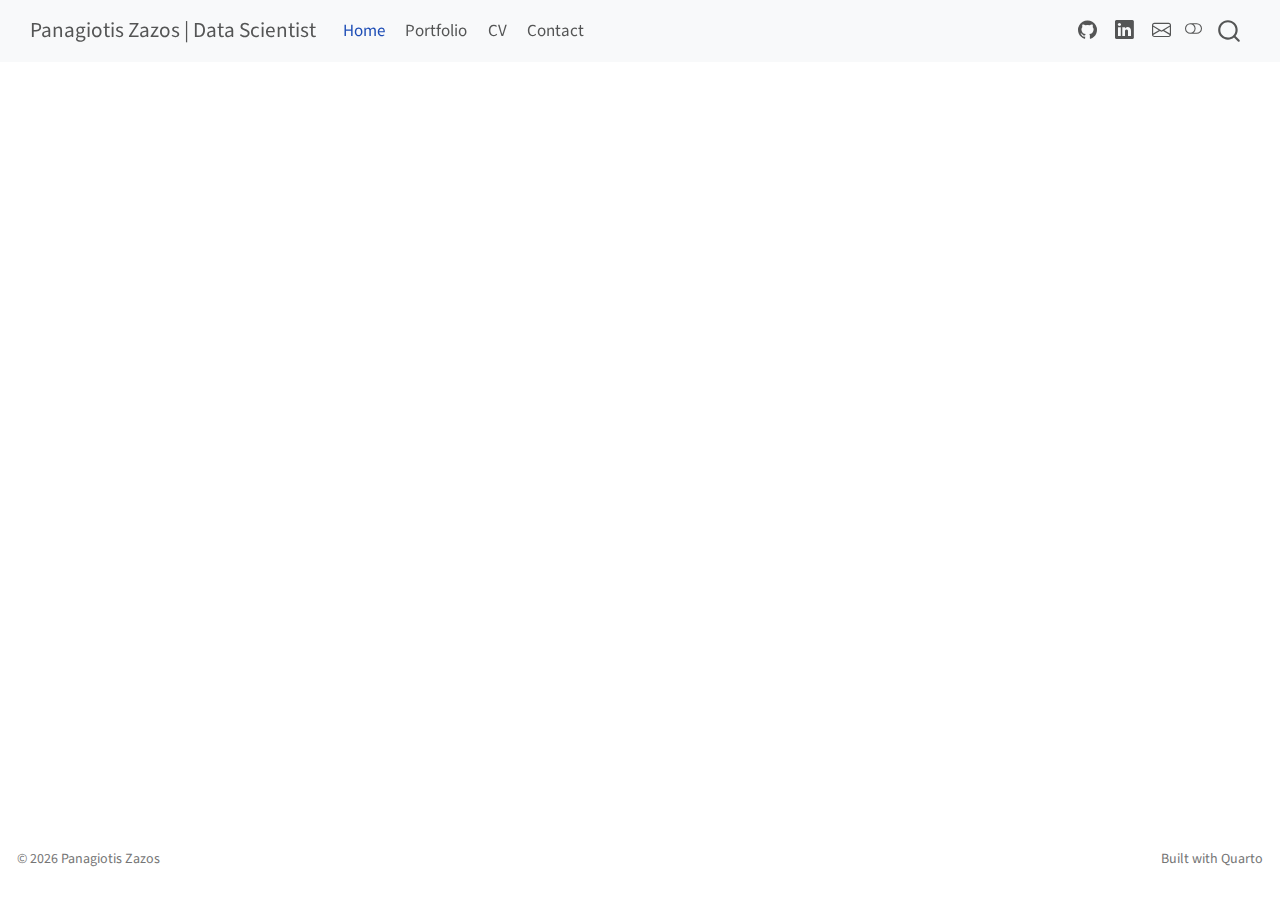
<file: index.html>
<!DOCTYPE html>
<html xmlns="http://www.w3.org/1999/xhtml" lang="en" xml:lang="en"><head>

<meta charset="utf-8">
<meta name="generator" content="quarto-1.8.26">

<meta name="viewport" content="width=device-width, initial-scale=1.0, user-scalable=yes">


<title>Panagiotis Zazos | Data Scientist</title>
<style>
code{white-space: pre-wrap;}
span.smallcaps{font-variant: small-caps;}
div.columns{display: flex; gap: min(4vw, 1.5em);}
div.column{flex: auto; overflow-x: auto;}
div.hanging-indent{margin-left: 1.5em; text-indent: -1.5em;}
ul.task-list{list-style: none;}
ul.task-list li input[type="checkbox"] {
  width: 0.8em;
  margin: 0 0.8em 0.2em -1em; /* quarto-specific, see https://github.com/quarto-dev/quarto-cli/issues/4556 */ 
  vertical-align: middle;
}
</style>


<script src="site_libs/quarto-nav/quarto-nav.js"></script>
<script src="site_libs/quarto-nav/headroom.min.js"></script>
<script src="site_libs/clipboard/clipboard.min.js"></script>
<script src="site_libs/quarto-search/autocomplete.umd.js"></script>
<script src="site_libs/quarto-search/fuse.min.js"></script>
<script src="site_libs/quarto-search/quarto-search.js"></script>
<meta name="quarto:offset" content="./">
<script src="site_libs/quarto-html/quarto.js" type="module"></script>
<script src="site_libs/quarto-html/tabsets/tabsets.js" type="module"></script>
<script src="site_libs/quarto-html/axe/axe-check.js" type="module"></script>
<script src="site_libs/quarto-html/popper.min.js"></script>
<script src="site_libs/quarto-html/tippy.umd.min.js"></script>
<script src="site_libs/quarto-html/anchor.min.js"></script>
<link href="site_libs/quarto-html/tippy.css" rel="stylesheet">
<link href="site_libs/quarto-html/quarto-syntax-highlighting-587c61ba64f3a5504c4d52d930310e48.css" rel="stylesheet" class="quarto-color-scheme" id="quarto-text-highlighting-styles">
<link href="site_libs/quarto-html/quarto-syntax-highlighting-dark-b758ccaa5987ceb1b75504551e579abf.css" rel="stylesheet" class="quarto-color-scheme quarto-color-alternate" id="quarto-text-highlighting-styles">
<link href="site_libs/quarto-html/quarto-syntax-highlighting-587c61ba64f3a5504c4d52d930310e48.css" rel="stylesheet" class="quarto-color-scheme-extra" id="quarto-text-highlighting-styles">
<script src="site_libs/bootstrap/bootstrap.min.js"></script>
<link href="site_libs/bootstrap/bootstrap-icons.css" rel="stylesheet">
<link href="site_libs/bootstrap/bootstrap-5b4ad623e5705c0698d39aec6f10cf02.min.css" rel="stylesheet" append-hash="true" class="quarto-color-scheme" id="quarto-bootstrap" data-mode="light">
<link href="site_libs/bootstrap/bootstrap-dark-86612a185ae401e74dff55a209fe26ab.min.css" rel="stylesheet" append-hash="true" class="quarto-color-scheme quarto-color-alternate" id="quarto-bootstrap" data-mode="dark">
<link href="site_libs/bootstrap/bootstrap-5b4ad623e5705c0698d39aec6f10cf02.min.css" rel="stylesheet" append-hash="true" class="quarto-color-scheme-extra" id="quarto-bootstrap" data-mode="light">
<script id="quarto-search-options" type="application/json">{
  "location": "navbar",
  "copy-button": false,
  "collapse-after": 3,
  "panel-placement": "end",
  "type": "overlay",
  "limit": 50,
  "keyboard-shortcut": [
    "f",
    "/",
    "s"
  ],
  "show-item-context": false,
  "language": {
    "search-no-results-text": "No results",
    "search-matching-documents-text": "matching documents",
    "search-copy-link-title": "Copy link to search",
    "search-hide-matches-text": "Hide additional matches",
    "search-more-match-text": "more match in this document",
    "search-more-matches-text": "more matches in this document",
    "search-clear-button-title": "Clear",
    "search-text-placeholder": "",
    "search-detached-cancel-button-title": "Cancel",
    "search-submit-button-title": "Submit",
    "search-label": "Search"
  }
}</script>


<link rel="stylesheet" href="styles.css">
</head>

<body class="nav-fixed fullcontent quarto-light"><script id="quarto-html-before-body" type="application/javascript">
    const toggleBodyColorMode = (bsSheetEl) => {
      const mode = bsSheetEl.getAttribute("data-mode");
      const bodyEl = window.document.querySelector("body");
      if (mode === "dark") {
        bodyEl.classList.add("quarto-dark");
        bodyEl.classList.remove("quarto-light");
      } else {
        bodyEl.classList.add("quarto-light");
        bodyEl.classList.remove("quarto-dark");
      }
    }
    const toggleBodyColorPrimary = () => {
      const bsSheetEl = window.document.querySelector("link#quarto-bootstrap:not([rel=disabled-stylesheet])");
      if (bsSheetEl) {
        toggleBodyColorMode(bsSheetEl);
      }
    }
    const setColorSchemeToggle = (alternate) => {
      const toggles = window.document.querySelectorAll('.quarto-color-scheme-toggle');
      for (let i=0; i < toggles.length; i++) {
        const toggle = toggles[i];
        if (toggle) {
          if (alternate) {
            toggle.classList.add("alternate");
          } else {
            toggle.classList.remove("alternate");
          }
        }
      }
    };
    const toggleColorMode = (alternate) => {
      // Switch the stylesheets
      const primaryStylesheets = window.document.querySelectorAll('link.quarto-color-scheme:not(.quarto-color-alternate)');
      const alternateStylesheets = window.document.querySelectorAll('link.quarto-color-scheme.quarto-color-alternate');
      manageTransitions('#quarto-margin-sidebar .nav-link', false);
      if (alternate) {
        // note: dark is layered on light, we don't disable primary!
        enableStylesheet(alternateStylesheets);
        for (const sheetNode of alternateStylesheets) {
          if (sheetNode.id === "quarto-bootstrap") {
            toggleBodyColorMode(sheetNode);
          }
        }
      } else {
        disableStylesheet(alternateStylesheets);
        enableStylesheet(primaryStylesheets)
        toggleBodyColorPrimary();
      }
      manageTransitions('#quarto-margin-sidebar .nav-link', true);
      // Switch the toggles
      setColorSchemeToggle(alternate)
      // Hack to workaround the fact that safari doesn't
      // properly recolor the scrollbar when toggling (#1455)
      if (navigator.userAgent.indexOf('Safari') > 0 && navigator.userAgent.indexOf('Chrome') == -1) {
        manageTransitions("body", false);
        window.scrollTo(0, 1);
        setTimeout(() => {
          window.scrollTo(0, 0);
          manageTransitions("body", true);
        }, 40);
      }
    }
    const disableStylesheet = (stylesheets) => {
      for (let i=0; i < stylesheets.length; i++) {
        const stylesheet = stylesheets[i];
        stylesheet.rel = 'disabled-stylesheet';
      }
    }
    const enableStylesheet = (stylesheets) => {
      for (let i=0; i < stylesheets.length; i++) {
        const stylesheet = stylesheets[i];
        if(stylesheet.rel !== 'stylesheet') { // for Chrome, which will still FOUC without this check
          stylesheet.rel = 'stylesheet';
        }
      }
    }
    const manageTransitions = (selector, allowTransitions) => {
      const els = window.document.querySelectorAll(selector);
      for (let i=0; i < els.length; i++) {
        const el = els[i];
        if (allowTransitions) {
          el.classList.remove('notransition');
        } else {
          el.classList.add('notransition');
        }
      }
    }
    const isFileUrl = () => {
      return window.location.protocol === 'file:';
    }
    const hasAlternateSentinel = () => {
      let styleSentinel = getColorSchemeSentinel();
      if (styleSentinel !== null) {
        return styleSentinel === "alternate";
      } else {
        return false;
      }
    }
    const setStyleSentinel = (alternate) => {
      const value = alternate ? "alternate" : "default";
      if (!isFileUrl()) {
        window.localStorage.setItem("quarto-color-scheme", value);
      } else {
        localAlternateSentinel = value;
      }
    }
    const getColorSchemeSentinel = () => {
      if (!isFileUrl()) {
        const storageValue = window.localStorage.getItem("quarto-color-scheme");
        return storageValue != null ? storageValue : localAlternateSentinel;
      } else {
        return localAlternateSentinel;
      }
    }
    const toggleGiscusIfUsed = (isAlternate, darkModeDefault) => {
      const baseTheme = document.querySelector('#giscus-base-theme')?.value ?? 'light';
      const alternateTheme = document.querySelector('#giscus-alt-theme')?.value ?? 'dark';
      let newTheme = '';
      if(authorPrefersDark) {
        newTheme = isAlternate ? baseTheme : alternateTheme;
      } else {
        newTheme = isAlternate ? alternateTheme : baseTheme;
      }
      const changeGiscusTheme = () => {
        // From: https://github.com/giscus/giscus/issues/336
        const sendMessage = (message) => {
          const iframe = document.querySelector('iframe.giscus-frame');
          if (!iframe) return;
          iframe.contentWindow.postMessage({ giscus: message }, 'https://giscus.app');
        }
        sendMessage({
          setConfig: {
            theme: newTheme
          }
        });
      }
      const isGiscussLoaded = window.document.querySelector('iframe.giscus-frame') !== null;
      if (isGiscussLoaded) {
        changeGiscusTheme();
      }
    };
    const authorPrefersDark = false;
    const darkModeDefault = authorPrefersDark;
      document.querySelector('link#quarto-text-highlighting-styles.quarto-color-scheme-extra').rel = 'disabled-stylesheet';
      document.querySelector('link#quarto-bootstrap.quarto-color-scheme-extra').rel = 'disabled-stylesheet';
    let localAlternateSentinel = darkModeDefault ? 'alternate' : 'default';
    // Dark / light mode switch
    window.quartoToggleColorScheme = () => {
      // Read the current dark / light value
      let toAlternate = !hasAlternateSentinel();
      toggleColorMode(toAlternate);
      setStyleSentinel(toAlternate);
      toggleGiscusIfUsed(toAlternate, darkModeDefault);
      window.dispatchEvent(new Event('resize'));
    };
    // Switch to dark mode if need be
    if (hasAlternateSentinel()) {
      toggleColorMode(true);
    } else {
      toggleColorMode(false);
    }
  </script>

<div id="quarto-search-results"></div>
  <header id="quarto-header" class="headroom fixed-top">
    <nav class="navbar navbar-expand-lg " data-bs-theme="dark">
      <div class="navbar-container container-fluid">
      <div class="navbar-brand-container mx-auto">
    <a class="navbar-brand" href="./index.html">
    <span class="navbar-title">Panagiotis Zazos | Data Scientist</span>
    </a>
  </div>
            <div id="quarto-search" class="" title="Search"></div>
          <button class="navbar-toggler" type="button" data-bs-toggle="collapse" data-bs-target="#navbarCollapse" aria-controls="navbarCollapse" role="menu" aria-expanded="false" aria-label="Toggle navigation" onclick="if (window.quartoToggleHeadroom) { window.quartoToggleHeadroom(); }">
  <span class="navbar-toggler-icon"></span>
</button>
          <div class="collapse navbar-collapse" id="navbarCollapse">
            <ul class="navbar-nav navbar-nav-scroll me-auto">
  <li class="nav-item">
    <a class="nav-link active" href="./index.html" aria-current="page"> 
<span class="menu-text">Home</span></a>
  </li>  
  <li class="nav-item">
    <a class="nav-link" href="./portfolio.html"> 
<span class="menu-text">Portfolio</span></a>
  </li>  
  <li class="nav-item">
    <a class="nav-link" href="./cv.html"> 
<span class="menu-text">CV</span></a>
  </li>  
  <li class="nav-item">
    <a class="nav-link" href="./contact.html"> 
<span class="menu-text">Contact</span></a>
  </li>  
</ul>
            <ul class="navbar-nav navbar-nav-scroll ms-auto">
  <li class="nav-item compact">
    <a class="nav-link" href="https://github.com/pzazos"> <i class="bi bi-github" role="img">
</i> 
<span class="menu-text"></span></a>
  </li>  
  <li class="nav-item compact">
    <a class="nav-link" href="https://linkedin.com/in/pzazos"> <i class="bi bi-linkedin" role="img">
</i> 
<span class="menu-text"></span></a>
  </li>  
  <li class="nav-item compact">
    <a class="nav-link" href="mailto:panagiotis.zazos@example.com"> <i class="bi bi-envelope" role="img">
</i> 
<span class="menu-text"></span></a>
  </li>  
</ul>
          </div> <!-- /navcollapse -->
            <div class="quarto-navbar-tools">
  <a href="" class="quarto-color-scheme-toggle quarto-navigation-tool  px-1" onclick="window.quartoToggleColorScheme(); return false;" title="Toggle dark mode"><i class="bi"></i></a>
</div>
      </div> <!-- /container-fluid -->
    </nav>
</header>
<!-- content -->
<div id="quarto-content" class="quarto-container page-columns page-rows-contents page-layout-article page-navbar">
<!-- sidebar -->
<!-- margin-sidebar -->
    
<!-- main -->
<main class="content" id="quarto-document-content"><header id="title-block-header" class="quarto-title-block"></header>








</main> <!-- /main -->
<script id="quarto-html-after-body" type="application/javascript">
  window.document.addEventListener("DOMContentLoaded", function (event) {
    // Ensure there is a toggle, if there isn't float one in the top right
    if (window.document.querySelector('.quarto-color-scheme-toggle') === null) {
      const a = window.document.createElement('a');
      a.classList.add('top-right');
      a.classList.add('quarto-color-scheme-toggle');
      a.href = "";
      a.onclick = function() { try { window.quartoToggleColorScheme(); } catch {} return false; };
      const i = window.document.createElement("i");
      i.classList.add('bi');
      a.appendChild(i);
      window.document.body.appendChild(a);
    }
    setColorSchemeToggle(hasAlternateSentinel())
    const icon = "";
    const anchorJS = new window.AnchorJS();
    anchorJS.options = {
      placement: 'right',
      icon: icon
    };
    anchorJS.add('.anchored');
    const isCodeAnnotation = (el) => {
      for (const clz of el.classList) {
        if (clz.startsWith('code-annotation-')) {                     
          return true;
        }
      }
      return false;
    }
    const onCopySuccess = function(e) {
      // button target
      const button = e.trigger;
      // don't keep focus
      button.blur();
      // flash "checked"
      button.classList.add('code-copy-button-checked');
      var currentTitle = button.getAttribute("title");
      button.setAttribute("title", "Copied!");
      let tooltip;
      if (window.bootstrap) {
        button.setAttribute("data-bs-toggle", "tooltip");
        button.setAttribute("data-bs-placement", "left");
        button.setAttribute("data-bs-title", "Copied!");
        tooltip = new bootstrap.Tooltip(button, 
          { trigger: "manual", 
            customClass: "code-copy-button-tooltip",
            offset: [0, -8]});
        tooltip.show();    
      }
      setTimeout(function() {
        if (tooltip) {
          tooltip.hide();
          button.removeAttribute("data-bs-title");
          button.removeAttribute("data-bs-toggle");
          button.removeAttribute("data-bs-placement");
        }
        button.setAttribute("title", currentTitle);
        button.classList.remove('code-copy-button-checked');
      }, 1000);
      // clear code selection
      e.clearSelection();
    }
    const getTextToCopy = function(trigger) {
      const outerScaffold = trigger.parentElement.cloneNode(true);
      const codeEl = outerScaffold.querySelector('code');
      for (const childEl of codeEl.children) {
        if (isCodeAnnotation(childEl)) {
          childEl.remove();
        }
      }
      return codeEl.innerText;
    }
    const clipboard = new window.ClipboardJS('.code-copy-button:not([data-in-quarto-modal])', {
      text: getTextToCopy
    });
    clipboard.on('success', onCopySuccess);
    if (window.document.getElementById('quarto-embedded-source-code-modal')) {
      const clipboardModal = new window.ClipboardJS('.code-copy-button[data-in-quarto-modal]', {
        text: getTextToCopy,
        container: window.document.getElementById('quarto-embedded-source-code-modal')
      });
      clipboardModal.on('success', onCopySuccess);
    }
      var localhostRegex = new RegExp(/^(?:http|https):\/\/localhost\:?[0-9]*\//);
      var mailtoRegex = new RegExp(/^mailto:/);
        var filterRegex = new RegExp('/' + window.location.host + '/');
      var isInternal = (href) => {
          return filterRegex.test(href) || localhostRegex.test(href) || mailtoRegex.test(href);
      }
      // Inspect non-navigation links and adorn them if external
     var links = window.document.querySelectorAll('a[href]:not(.nav-link):not(.navbar-brand):not(.toc-action):not(.sidebar-link):not(.sidebar-item-toggle):not(.pagination-link):not(.no-external):not([aria-hidden]):not(.dropdown-item):not(.quarto-navigation-tool):not(.about-link)');
      for (var i=0; i<links.length; i++) {
        const link = links[i];
        if (!isInternal(link.href)) {
          // undo the damage that might have been done by quarto-nav.js in the case of
          // links that we want to consider external
          if (link.dataset.originalHref !== undefined) {
            link.href = link.dataset.originalHref;
          }
        }
      }
    function tippyHover(el, contentFn, onTriggerFn, onUntriggerFn) {
      const config = {
        allowHTML: true,
        maxWidth: 500,
        delay: 100,
        arrow: false,
        appendTo: function(el) {
            return el.parentElement;
        },
        interactive: true,
        interactiveBorder: 10,
        theme: 'quarto',
        placement: 'bottom-start',
      };
      if (contentFn) {
        config.content = contentFn;
      }
      if (onTriggerFn) {
        config.onTrigger = onTriggerFn;
      }
      if (onUntriggerFn) {
        config.onUntrigger = onUntriggerFn;
      }
      window.tippy(el, config); 
    }
    const noterefs = window.document.querySelectorAll('a[role="doc-noteref"]');
    for (var i=0; i<noterefs.length; i++) {
      const ref = noterefs[i];
      tippyHover(ref, function() {
        // use id or data attribute instead here
        let href = ref.getAttribute('data-footnote-href') || ref.getAttribute('href');
        try { href = new URL(href).hash; } catch {}
        const id = href.replace(/^#\/?/, "");
        const note = window.document.getElementById(id);
        if (note) {
          return note.innerHTML;
        } else {
          return "";
        }
      });
    }
    const xrefs = window.document.querySelectorAll('a.quarto-xref');
    const processXRef = (id, note) => {
      // Strip column container classes
      const stripColumnClz = (el) => {
        el.classList.remove("page-full", "page-columns");
        if (el.children) {
          for (const child of el.children) {
            stripColumnClz(child);
          }
        }
      }
      stripColumnClz(note)
      if (id === null || id.startsWith('sec-')) {
        // Special case sections, only their first couple elements
        const container = document.createElement("div");
        if (note.children && note.children.length > 2) {
          container.appendChild(note.children[0].cloneNode(true));
          for (let i = 1; i < note.children.length; i++) {
            const child = note.children[i];
            if (child.tagName === "P" && child.innerText === "") {
              continue;
            } else {
              container.appendChild(child.cloneNode(true));
              break;
            }
          }
          if (window.Quarto?.typesetMath) {
            window.Quarto.typesetMath(container);
          }
          return container.innerHTML
        } else {
          if (window.Quarto?.typesetMath) {
            window.Quarto.typesetMath(note);
          }
          return note.innerHTML;
        }
      } else {
        // Remove any anchor links if they are present
        const anchorLink = note.querySelector('a.anchorjs-link');
        if (anchorLink) {
          anchorLink.remove();
        }
        if (window.Quarto?.typesetMath) {
          window.Quarto.typesetMath(note);
        }
        if (note.classList.contains("callout")) {
          return note.outerHTML;
        } else {
          return note.innerHTML;
        }
      }
    }
    for (var i=0; i<xrefs.length; i++) {
      const xref = xrefs[i];
      tippyHover(xref, undefined, function(instance) {
        instance.disable();
        let url = xref.getAttribute('href');
        let hash = undefined; 
        if (url.startsWith('#')) {
          hash = url;
        } else {
          try { hash = new URL(url).hash; } catch {}
        }
        if (hash) {
          const id = hash.replace(/^#\/?/, "");
          const note = window.document.getElementById(id);
          if (note !== null) {
            try {
              const html = processXRef(id, note.cloneNode(true));
              instance.setContent(html);
            } finally {
              instance.enable();
              instance.show();
            }
          } else {
            // See if we can fetch this
            fetch(url.split('#')[0])
            .then(res => res.text())
            .then(html => {
              const parser = new DOMParser();
              const htmlDoc = parser.parseFromString(html, "text/html");
              const note = htmlDoc.getElementById(id);
              if (note !== null) {
                const html = processXRef(id, note);
                instance.setContent(html);
              } 
            }).finally(() => {
              instance.enable();
              instance.show();
            });
          }
        } else {
          // See if we can fetch a full url (with no hash to target)
          // This is a special case and we should probably do some content thinning / targeting
          fetch(url)
          .then(res => res.text())
          .then(html => {
            const parser = new DOMParser();
            const htmlDoc = parser.parseFromString(html, "text/html");
            const note = htmlDoc.querySelector('main.content');
            if (note !== null) {
              // This should only happen for chapter cross references
              // (since there is no id in the URL)
              // remove the first header
              if (note.children.length > 0 && note.children[0].tagName === "HEADER") {
                note.children[0].remove();
              }
              const html = processXRef(null, note);
              instance.setContent(html);
            } 
          }).finally(() => {
            instance.enable();
            instance.show();
          });
        }
      }, function(instance) {
      });
    }
        let selectedAnnoteEl;
        const selectorForAnnotation = ( cell, annotation) => {
          let cellAttr = 'data-code-cell="' + cell + '"';
          let lineAttr = 'data-code-annotation="' +  annotation + '"';
          const selector = 'span[' + cellAttr + '][' + lineAttr + ']';
          return selector;
        }
        const selectCodeLines = (annoteEl) => {
          const doc = window.document;
          const targetCell = annoteEl.getAttribute("data-target-cell");
          const targetAnnotation = annoteEl.getAttribute("data-target-annotation");
          const annoteSpan = window.document.querySelector(selectorForAnnotation(targetCell, targetAnnotation));
          const lines = annoteSpan.getAttribute("data-code-lines").split(",");
          const lineIds = lines.map((line) => {
            return targetCell + "-" + line;
          })
          let top = null;
          let height = null;
          let parent = null;
          if (lineIds.length > 0) {
              //compute the position of the single el (top and bottom and make a div)
              const el = window.document.getElementById(lineIds[0]);
              top = el.offsetTop;
              height = el.offsetHeight;
              parent = el.parentElement.parentElement;
            if (lineIds.length > 1) {
              const lastEl = window.document.getElementById(lineIds[lineIds.length - 1]);
              const bottom = lastEl.offsetTop + lastEl.offsetHeight;
              height = bottom - top;
            }
            if (top !== null && height !== null && parent !== null) {
              // cook up a div (if necessary) and position it 
              let div = window.document.getElementById("code-annotation-line-highlight");
              if (div === null) {
                div = window.document.createElement("div");
                div.setAttribute("id", "code-annotation-line-highlight");
                div.style.position = 'absolute';
                parent.appendChild(div);
              }
              div.style.top = top - 2 + "px";
              div.style.height = height + 4 + "px";
              div.style.left = 0;
              let gutterDiv = window.document.getElementById("code-annotation-line-highlight-gutter");
              if (gutterDiv === null) {
                gutterDiv = window.document.createElement("div");
                gutterDiv.setAttribute("id", "code-annotation-line-highlight-gutter");
                gutterDiv.style.position = 'absolute';
                const codeCell = window.document.getElementById(targetCell);
                const gutter = codeCell.querySelector('.code-annotation-gutter');
                gutter.appendChild(gutterDiv);
              }
              gutterDiv.style.top = top - 2 + "px";
              gutterDiv.style.height = height + 4 + "px";
            }
            selectedAnnoteEl = annoteEl;
          }
        };
        const unselectCodeLines = () => {
          const elementsIds = ["code-annotation-line-highlight", "code-annotation-line-highlight-gutter"];
          elementsIds.forEach((elId) => {
            const div = window.document.getElementById(elId);
            if (div) {
              div.remove();
            }
          });
          selectedAnnoteEl = undefined;
        };
          // Handle positioning of the toggle
      window.addEventListener(
        "resize",
        throttle(() => {
          elRect = undefined;
          if (selectedAnnoteEl) {
            selectCodeLines(selectedAnnoteEl);
          }
        }, 10)
      );
      function throttle(fn, ms) {
      let throttle = false;
      let timer;
        return (...args) => {
          if(!throttle) { // first call gets through
              fn.apply(this, args);
              throttle = true;
          } else { // all the others get throttled
              if(timer) clearTimeout(timer); // cancel #2
              timer = setTimeout(() => {
                fn.apply(this, args);
                timer = throttle = false;
              }, ms);
          }
        };
      }
        // Attach click handler to the DT
        const annoteDls = window.document.querySelectorAll('dt[data-target-cell]');
        for (const annoteDlNode of annoteDls) {
          annoteDlNode.addEventListener('click', (event) => {
            const clickedEl = event.target;
            if (clickedEl !== selectedAnnoteEl) {
              unselectCodeLines();
              const activeEl = window.document.querySelector('dt[data-target-cell].code-annotation-active');
              if (activeEl) {
                activeEl.classList.remove('code-annotation-active');
              }
              selectCodeLines(clickedEl);
              clickedEl.classList.add('code-annotation-active');
            } else {
              // Unselect the line
              unselectCodeLines();
              clickedEl.classList.remove('code-annotation-active');
            }
          });
        }
    const findCites = (el) => {
      const parentEl = el.parentElement;
      if (parentEl) {
        const cites = parentEl.dataset.cites;
        if (cites) {
          return {
            el,
            cites: cites.split(' ')
          };
        } else {
          return findCites(el.parentElement)
        }
      } else {
        return undefined;
      }
    };
    var bibliorefs = window.document.querySelectorAll('a[role="doc-biblioref"]');
    for (var i=0; i<bibliorefs.length; i++) {
      const ref = bibliorefs[i];
      const citeInfo = findCites(ref);
      if (citeInfo) {
        tippyHover(citeInfo.el, function() {
          var popup = window.document.createElement('div');
          citeInfo.cites.forEach(function(cite) {
            var citeDiv = window.document.createElement('div');
            citeDiv.classList.add('hanging-indent');
            citeDiv.classList.add('csl-entry');
            var biblioDiv = window.document.getElementById('ref-' + cite);
            if (biblioDiv) {
              citeDiv.innerHTML = biblioDiv.innerHTML;
            }
            popup.appendChild(citeDiv);
          });
          return popup.innerHTML;
        });
      }
    }
  });
  </script>
</div> <!-- /content -->
<footer class="footer">
  <div class="nav-footer">
    <div class="nav-footer-left">
<p>© 2026 Panagiotis Zazos</p>
</div>   
    <div class="nav-footer-center">
      &nbsp;
    </div>
    <div class="nav-footer-right">
<p>Built with Quarto</p>
</div>
  </div>
</footer>




</body></html>
</file>
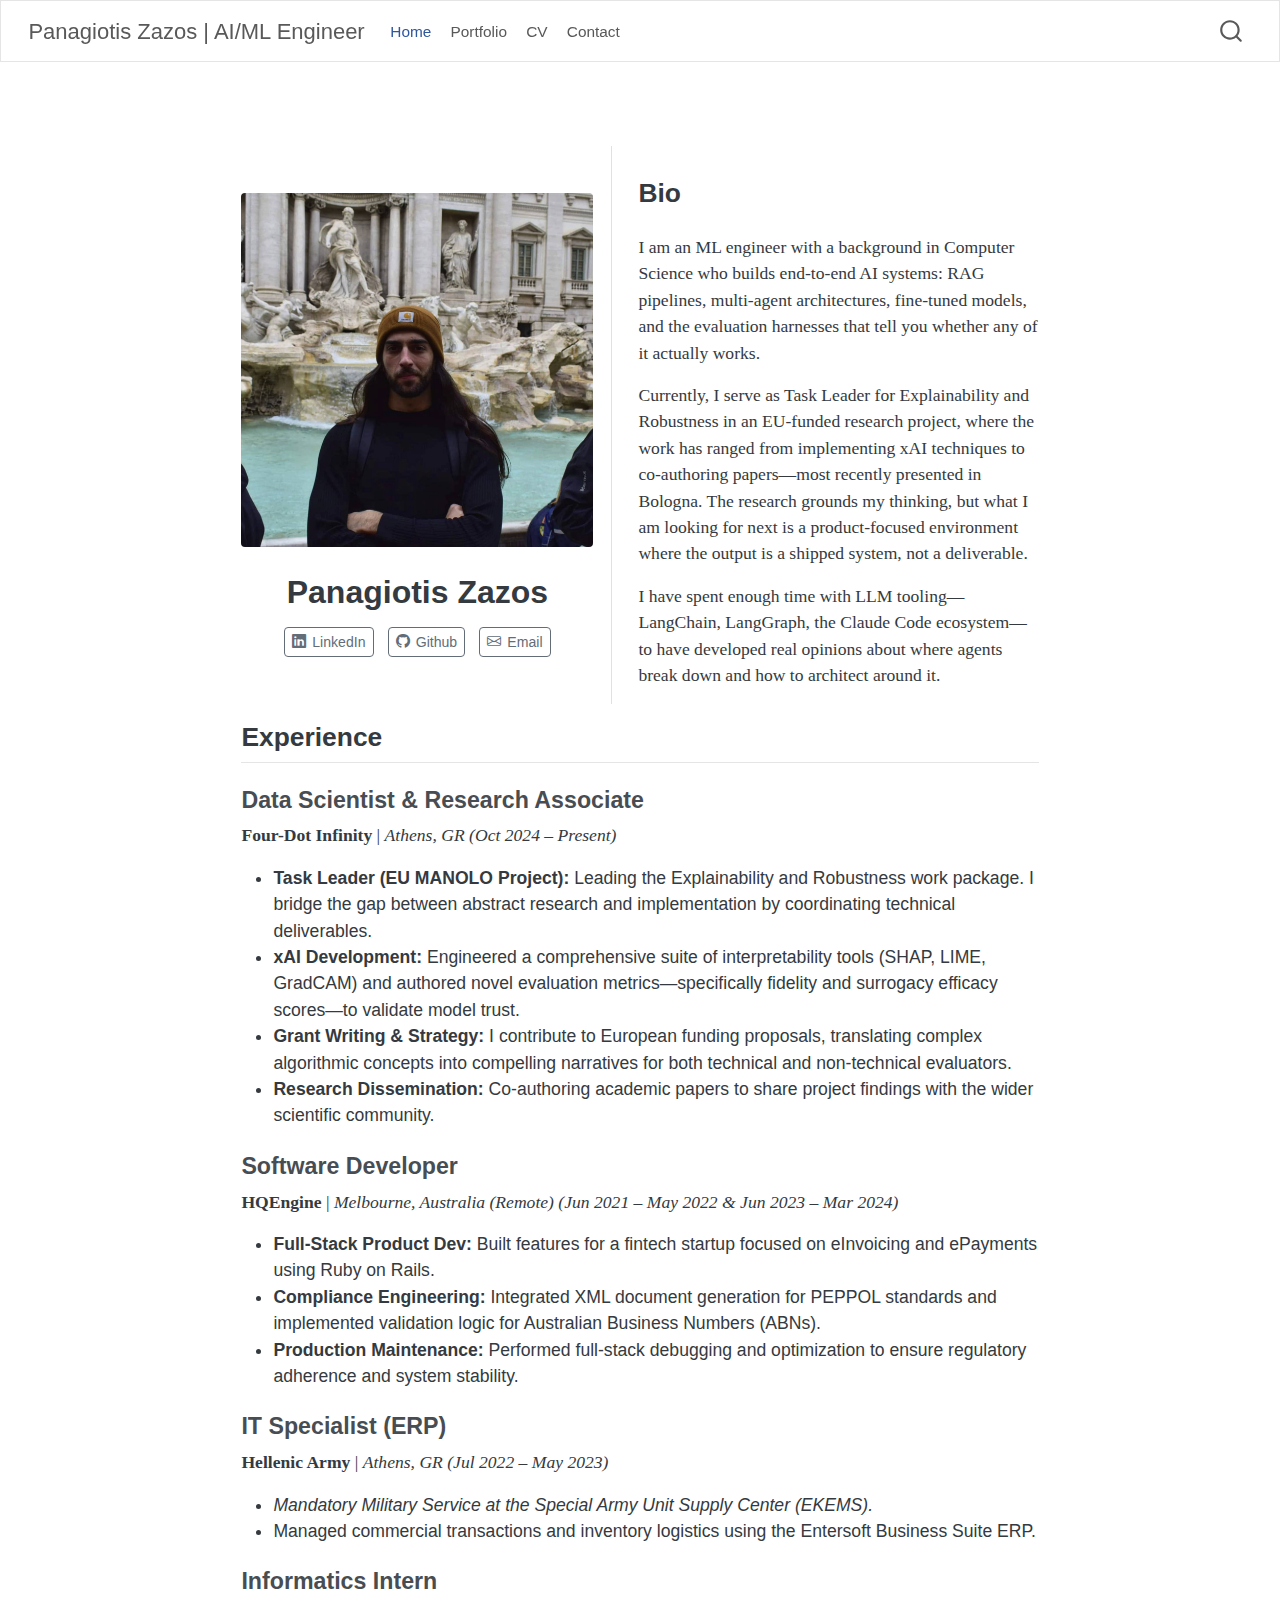
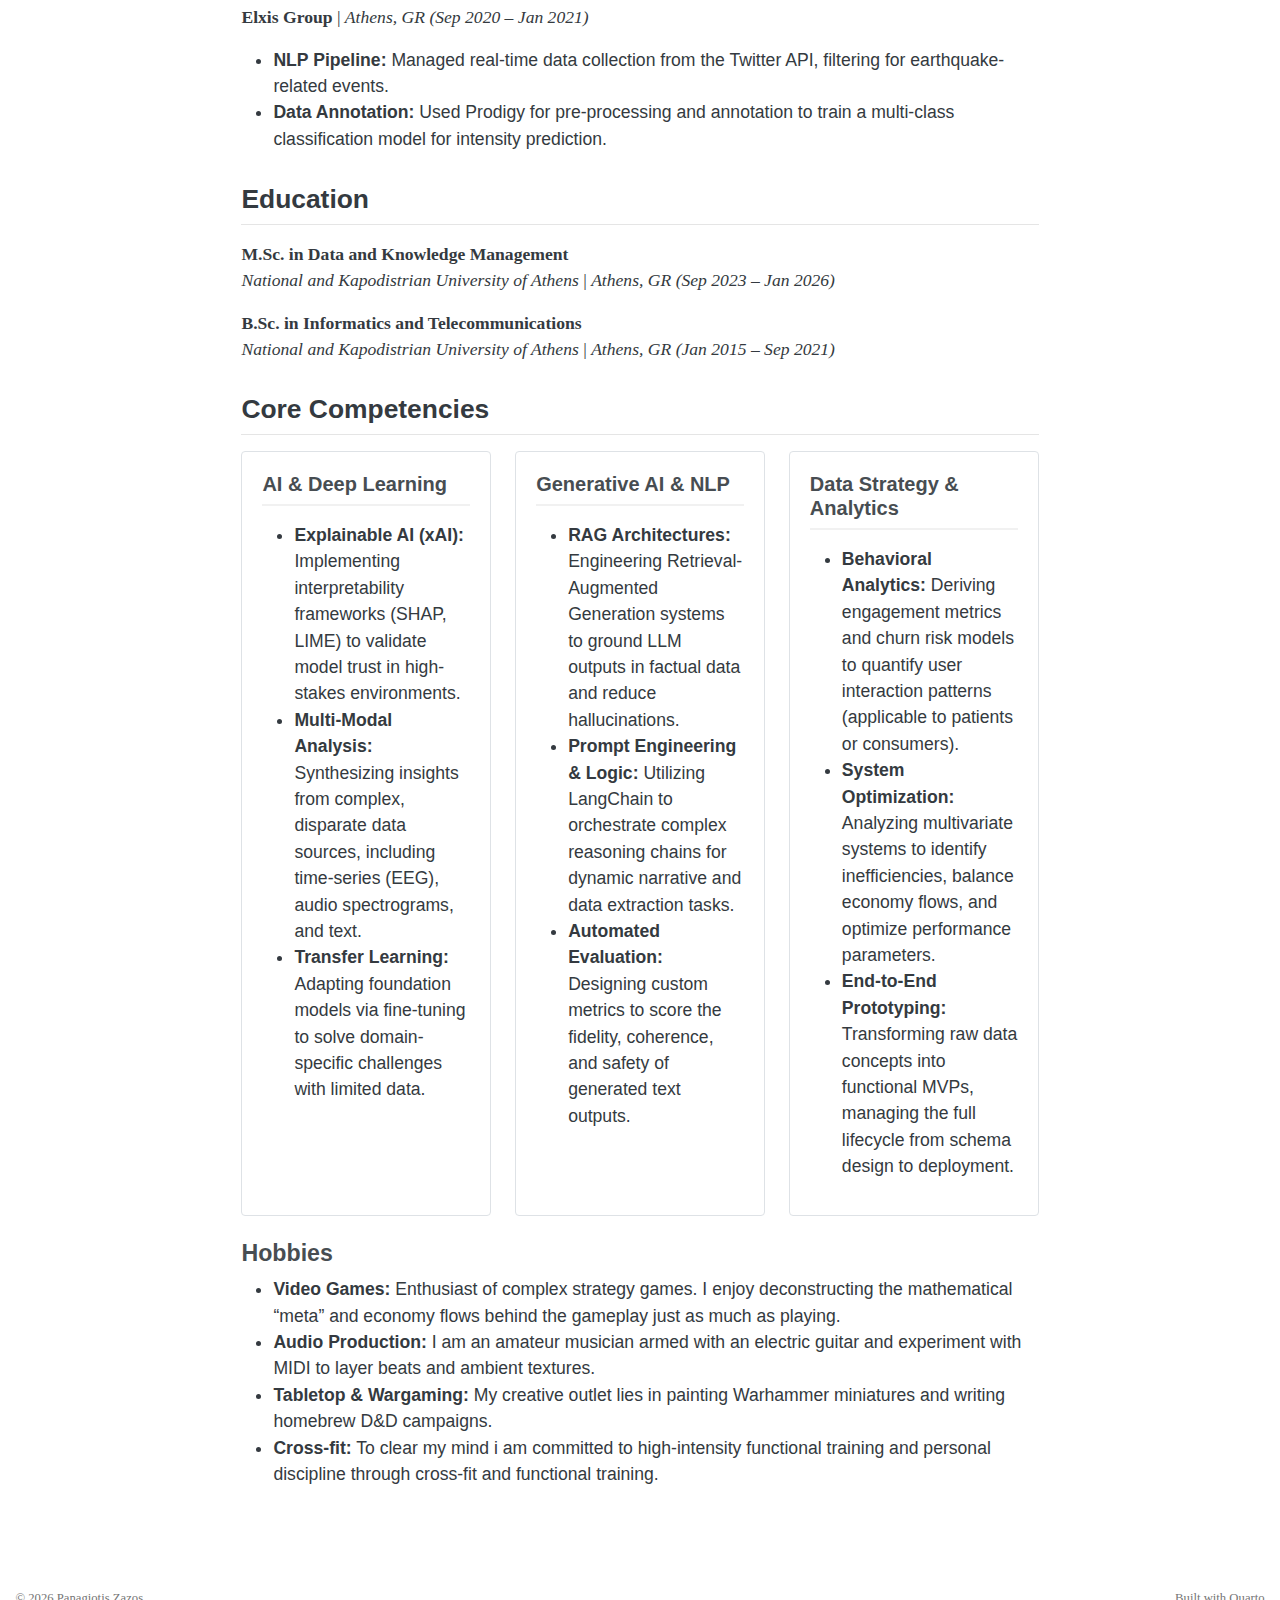
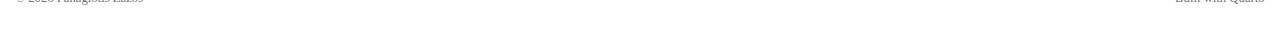
<file: docs/index.html>
<!DOCTYPE html>
<html xmlns="http://www.w3.org/1999/xhtml" lang="en" xml:lang="en"><head>

<meta charset="utf-8">
<meta name="generator" content="quarto-1.9.36">

<meta name="viewport" content="width=device-width, initial-scale=1.0, user-scalable=yes">


<title>Panagiotis Zazos – Panagiotis Zazos | AI/ML Engineer</title>
<style>
/* Default styles provided by pandoc.
** See https://pandoc.org/MANUAL.html#variables-for-html for config info.
*/
code{white-space: pre-wrap;}
span.smallcaps{font-variant: small-caps;}
div.columns{display: flex; gap: min(4vw, 1.5em);}
div.column{flex: auto; overflow-x: auto;}
div.hanging-indent{margin-left: 1.5em; text-indent: -1.5em;}
ul.task-list{list-style: none;}
ul.task-list li input[type="checkbox"] {
  width: 0.8em;
  margin: 0 0.8em 0.2em -1em; /* quarto-specific, see https://github.com/quarto-dev/quarto-cli/issues/4556 */ 
  vertical-align: middle;
}
</style>


<script src="site_libs/quarto-nav/quarto-nav.js"></script>
<script src="site_libs/quarto-nav/headroom.min.js"></script>
<script src="site_libs/clipboard/clipboard.min.js"></script>
<script src="site_libs/quarto-search/autocomplete.umd.js"></script>
<script src="site_libs/quarto-search/fuse.min.js"></script>
<script src="site_libs/quarto-search/quarto-search.js"></script>
<meta name="quarto:offset" content="./">
<script src="site_libs/quarto-html/quarto.js" type="module"></script>
<script src="site_libs/quarto-html/tabsets/tabsets.js" type="module"></script>
<script src="site_libs/quarto-html/popper.min.js"></script>
<script src="site_libs/quarto-html/tippy.umd.min.js"></script>
<link href="site_libs/quarto-html/tippy.css" rel="stylesheet">
<link href="site_libs/quarto-html/quarto-syntax-highlighting-845c23b38eaddc0f92fda52bfe77a8c8.css" rel="stylesheet" id="quarto-text-highlighting-styles">
<script src="site_libs/bootstrap/bootstrap.min.js"></script>
<link href="site_libs/bootstrap/bootstrap-icons.css" rel="stylesheet">
<link href="site_libs/bootstrap/bootstrap-b006b8888f462673d17f037dec0868c9.min.css" rel="stylesheet" append-hash="true" id="quarto-bootstrap" data-mode="light">
<script id="quarto-search-options" type="application/json">{
  "location": "navbar",
  "copy-button": false,
  "collapse-after": 3,
  "panel-placement": "end",
  "type": "overlay",
  "limit": 50,
  "keyboard-shortcut": [
    "f",
    "/",
    "s"
  ],
  "show-item-context": false,
  "language": {
    "search-no-results-text": "No results",
    "search-matching-documents-text": "matching documents",
    "search-copy-link-title": "Copy link to search",
    "search-hide-matches-text": "Hide additional matches",
    "search-more-match-text": "more match in this document",
    "search-more-matches-text": "more matches in this document",
    "search-clear-button-title": "Clear",
    "search-text-placeholder": "",
    "search-detached-cancel-button-title": "Cancel",
    "search-submit-button-title": "Submit",
    "search-label": "Search"
  }
}</script>


<link rel="stylesheet" href="styles.css">
</head>

<body class="nav-fixed fullcontent quarto-light">

<div id="quarto-search-results"></div>
  <header id="quarto-header" class="headroom fixed-top">
    <nav class="navbar navbar-expand-lg " data-bs-theme="dark">
      <div class="navbar-container container-fluid">
      <div class="navbar-brand-container mx-auto">
    <a class="navbar-brand" href="./index.html">
    <span class="navbar-title">Panagiotis Zazos | AI/ML Engineer</span>
    </a>
  </div>
            <div id="quarto-search" class="" title="Search"></div>
          <button class="navbar-toggler" type="button" data-bs-toggle="collapse" data-bs-target="#navbarCollapse" aria-controls="navbarCollapse" role="menu" aria-expanded="false" aria-label="Toggle navigation" onclick="if (window.quartoToggleHeadroom) { window.quartoToggleHeadroom(); }">
  <span class="navbar-toggler-icon"></span>
</button>
          <div class="collapse navbar-collapse" id="navbarCollapse">
            <ul class="navbar-nav navbar-nav-scroll me-auto">
  <li class="nav-item">
    <a class="nav-link active" href="./index.html" aria-current="page"> 
<span class="menu-text">Home</span></a>
  </li>  
  <li class="nav-item">
    <a class="nav-link" href="./portfolio.html"> 
<span class="menu-text">Portfolio</span></a>
  </li>  
  <li class="nav-item">
    <a class="nav-link" href="./cv.html"> 
<span class="menu-text">CV</span></a>
  </li>  
  <li class="nav-item">
    <a class="nav-link" href="./contact.html"> 
<span class="menu-text">Contact</span></a>
  </li>  
</ul>
          </div> <!-- /navcollapse -->
            <div class="quarto-navbar-tools">
</div>
      </div> <!-- /container-fluid -->
    </nav>
</header>
<!-- content -->
<div id="quarto-content" class="quarto-container page-columns page-rows-contents page-layout-article page-navbar">
<!-- sidebar -->
<!-- margin-sidebar -->
    
<!-- main -->
<main class="content" id="quarto-document-content">




<div class="quarto-about-trestles">
  <div class="about-entity">
    <img src="images/profile.png" class="about-image
  rounded " style="width: 20em;">
<header id="title-block-header" class="quarto-title-block default">
<div class="quarto-title">
<h1 class="title">Panagiotis Zazos</h1>
</div>
<div class="quarto-title-meta">
  </div>
</header>
    <div class="about-links">
  <a href="https://www.linkedin.com/in/panagiotis-zazos-ba1a02188/" class="about-link" rel="" target="">
    <i class="bi bi-linkedin"></i>
     <span class="about-link-text">LinkedIn</span>
  </a>
  <a href="https://github.com/zazos" class="about-link" rel="" target="">
    <i class="bi bi-github"></i>
     <span class="about-link-text">Github</span>
  </a>
  <a href="mailto:pzazos@hotmail.com" class="about-link" rel="" target="">
    <i class="bi bi-envelope"></i>
     <span class="about-link-text">Email</span>
  </a>
</div>
  </div>
  <div class="about-contents"><div id="hero-heading">
<section id="bio" class="level2">
<h2 data-anchor-id="bio">Bio</h2>
<p>I am an ML engineer with a background in Computer Science who builds end-to-end AI systems: RAG pipelines, multi-agent architectures, fine-tuned models, and the evaluation harnesses that tell you whether any of it actually works.</p>
<p>Currently, I serve as Task Leader for Explainability and Robustness in an EU-funded research project, where the work has ranged from implementing xAI techniques to co-authoring papers—most recently presented in Bologna. The research grounds my thinking, but what I am looking for next is a product-focused environment where the output is a shipped system, not a deliverable.</p>
<p>I have spent enough time with LLM tooling—LangChain, LangGraph, the Claude Code ecosystem—to have developed real opinions about where agents break down and how to architect around it.</p>
</section>
</div></div>
</div>

<section id="experience" class="level2">
<h2 data-anchor-id="experience">Experience</h2>
<section id="data-scientist-research-associate" class="level3">
<h3 data-anchor-id="data-scientist-research-associate">Data Scientist &amp; Research Associate</h3>
<p><strong>Four-Dot Infinity</strong> | <em>Athens, GR (Oct 2024 – Present)</em></p>
<ul>
<li><strong>Task Leader (EU MANOLO Project):</strong> Leading the Explainability and Robustness work package. I bridge the gap between abstract research and implementation by coordinating technical deliverables.</li>
<li><strong>xAI Development:</strong> Engineered a comprehensive suite of interpretability tools (SHAP, LIME, GradCAM) and authored novel evaluation metrics—specifically fidelity and surrogacy efficacy scores—to validate model trust.</li>
<li><strong>Grant Writing &amp; Strategy:</strong> I contribute to European funding proposals, translating complex algorithmic concepts into compelling narratives for both technical and non-technical evaluators.</li>
<li><strong>Research Dissemination:</strong> Co-authoring academic papers to share project findings with the wider scientific community.</li>
</ul>
</section>
<section id="software-developer" class="level3">
<h3 data-anchor-id="software-developer">Software Developer</h3>
<p><strong>HQEngine</strong> | <em>Melbourne, Australia (Remote) (Jun 2021 – May 2022 &amp; Jun 2023 – Mar 2024)</em></p>
<ul>
<li><strong>Full-Stack Product Dev:</strong> Built features for a fintech startup focused on eInvoicing and ePayments using Ruby on Rails.</li>
<li><strong>Compliance Engineering:</strong> Integrated XML document generation for PEPPOL standards and implemented validation logic for Australian Business Numbers (ABNs).</li>
<li><strong>Production Maintenance:</strong> Performed full-stack debugging and optimization to ensure regulatory adherence and system stability.</li>
</ul>
</section>
<section id="it-specialist-erp" class="level3">
<h3 data-anchor-id="it-specialist-erp">IT Specialist (ERP)</h3>
<p><strong>Hellenic Army</strong> | <em>Athens, GR (Jul 2022 – May 2023)</em></p>
<ul>
<li><em>Mandatory Military Service at the Special Army Unit Supply Center (EKEMS).</em></li>
<li>Managed commercial transactions and inventory logistics using the Entersoft Business Suite ERP.</li>
</ul>
</section>
<section id="informatics-intern" class="level3">
<h3 data-anchor-id="informatics-intern">Informatics Intern</h3>
<p><strong>Elxis Group</strong> | <em>Athens, GR (Sep 2020 – Jan 2021)</em></p>
<ul>
<li><strong>NLP Pipeline:</strong> Managed real-time data collection from the Twitter API, filtering for earthquake-related events.</li>
<li><strong>Data Annotation:</strong> Used Prodigy for pre-processing and annotation to train a multi-class classification model for intensity prediction.</li>
</ul>
</section>
</section>
<section id="education" class="level2">
<h2 data-anchor-id="education">Education</h2>
<p><strong>M.Sc. in Data and Knowledge Management</strong><br>
<em>National and Kapodistrian University of Athens</em> | <em>Athens, GR (Sep 2023 – Jan 2026)</em><br>
</p>
<p><strong>B.Sc. in Informatics and Telecommunications</strong><br>
<em>National and Kapodistrian University of Athens</em> | <em>Athens, GR (Jan 2015 – Sep 2021)</em><br>
</p>
</section>
<section id="core-competencies" class="level2">
<h2 data-anchor-id="core-competencies">Core Competencies</h2>
<div class="grid">
<div class="g-col-12 g-col-md-4">
<section id="ai-deep-learning" class="level3 card">
<h3 data-anchor-id="ai-deep-learning">AI &amp; Deep Learning</h3>
<ul>
<li><strong>Explainable AI (xAI):</strong> Implementing interpretability frameworks (SHAP, LIME) to validate model trust in high-stakes environments.</li>
<li><strong>Multi-Modal Analysis:</strong> Synthesizing insights from complex, disparate data sources, including time-series (EEG), audio spectrograms, and text.</li>
<li><strong>Transfer Learning:</strong> Adapting foundation models via fine-tuning to solve domain-specific challenges with limited data.</li>
</ul>
</section>
</div>
<div class="g-col-12 g-col-md-4">
<section id="generative-ai-nlp" class="level3 card">
<h3 data-anchor-id="generative-ai-nlp">Generative AI &amp; NLP</h3>
<ul>
<li><strong>RAG Architectures:</strong> Engineering Retrieval-Augmented Generation systems to ground LLM outputs in factual data and reduce hallucinations.</li>
<li><strong>Prompt Engineering &amp; Logic:</strong> Utilizing LangChain to orchestrate complex reasoning chains for dynamic narrative and data extraction tasks.</li>
<li><strong>Automated Evaluation:</strong> Designing custom metrics to score the fidelity, coherence, and safety of generated text outputs.</li>
</ul>
</section>
</div>
<div class="g-col-12 g-col-md-4">
<section id="data-strategy-analytics" class="level3 card">
<h3 data-anchor-id="data-strategy-analytics">Data Strategy &amp; Analytics</h3>
<ul>
<li><strong>Behavioral Analytics:</strong> Deriving engagement metrics and churn risk models to quantify user interaction patterns (applicable to patients or consumers).</li>
<li><strong>System Optimization:</strong> Analyzing multivariate systems to identify inefficiencies, balance economy flows, and optimize performance parameters.</li>
<li><strong>End-to-End Prototyping:</strong> Transforming raw data concepts into functional MVPs, managing the full lifecycle from schema design to deployment.</li>
</ul>
</section>
</div>
</div>
<section id="hobbies" class="level3">
<h3 data-anchor-id="hobbies">Hobbies</h3>
<ul>
<li><strong>Video Games:</strong> Enthusiast of complex strategy games. I enjoy deconstructing the mathematical “meta” and economy flows behind the gameplay just as much as playing.</li>
<li><strong>Audio Production:</strong> I am an amateur musician armed with an electric guitar and experiment with MIDI to layer beats and ambient textures.</li>
<li><strong>Tabletop &amp; Wargaming:</strong> My creative outlet lies in painting Warhammer miniatures and writing homebrew D&amp;D campaigns.</li>
<li><strong>Cross-fit:</strong> To clear my mind i am committed to high-intensity functional training and personal discipline through cross-fit and functional training.</li>
</ul>



</section>
</section>

</main> <!-- /main -->
<script id="quarto-html-after-body" type="application/javascript">
  window.document.addEventListener("DOMContentLoaded", function (event) {
    const isCodeAnnotation = (el) => {
      for (const clz of el.classList) {
        if (clz.startsWith('code-annotation-')) {                     
          return true;
        }
      }
      return false;
    }
    const onCopySuccess = function(e) {
      // button target
      const button = e.trigger;
      // don't keep focus
      button.blur();
      // flash "checked"
      button.classList.add('code-copy-button-checked');
      var currentTitle = button.getAttribute("title");
      button.setAttribute("title", "Copied!");
      let tooltip;
      if (window.bootstrap) {
        button.setAttribute("data-bs-toggle", "tooltip");
        button.setAttribute("data-bs-placement", "left");
        button.setAttribute("data-bs-title", "Copied!");
        tooltip = new bootstrap.Tooltip(button, 
          { trigger: "manual", 
            customClass: "code-copy-button-tooltip",
            offset: [0, -8]});
        tooltip.show();    
      }
      setTimeout(function() {
        if (tooltip) {
          tooltip.hide();
          button.removeAttribute("data-bs-title");
          button.removeAttribute("data-bs-toggle");
          button.removeAttribute("data-bs-placement");
        }
        button.setAttribute("title", currentTitle);
        button.classList.remove('code-copy-button-checked');
      }, 1000);
      // clear code selection
      e.clearSelection();
    }
    const getTextToCopy = function(trigger) {
      const outerScaffold = trigger.parentElement.cloneNode(true);
      const codeEl = outerScaffold.querySelector('code');
      for (const childEl of codeEl.children) {
        if (isCodeAnnotation(childEl)) {
          childEl.remove();
        }
      }
      return codeEl.innerText;
    }
    const clipboard = new window.ClipboardJS('.code-copy-button:not([data-in-quarto-modal])', {
      text: getTextToCopy
    });
    clipboard.on('success', onCopySuccess);
    if (window.document.getElementById('quarto-embedded-source-code-modal')) {
      const clipboardModal = new window.ClipboardJS('.code-copy-button[data-in-quarto-modal]', {
        text: getTextToCopy,
        container: window.document.getElementById('quarto-embedded-source-code-modal')
      });
      clipboardModal.on('success', onCopySuccess);
    }
      var localhostRegex = new RegExp(/^(?:http|https):\/\/localhost\:?[0-9]*\//);
      var mailtoRegex = new RegExp(/^mailto:/);
        var filterRegex = new RegExp('/' + window.location.host + '/');
      var isInternal = (href) => {
          return filterRegex.test(href) || localhostRegex.test(href) || mailtoRegex.test(href);
      }
      // Inspect non-navigation links and adorn them if external
     var links = window.document.querySelectorAll('a[href]:not(.nav-link):not(.navbar-brand):not(.toc-action):not(.sidebar-link):not(.sidebar-item-toggle):not(.pagination-link):not(.no-external):not([aria-hidden]):not(.dropdown-item):not(.quarto-navigation-tool):not(.about-link)');
      for (var i=0; i<links.length; i++) {
        const link = links[i];
        if (!isInternal(link.href)) {
          // undo the damage that might have been done by quarto-nav.js in the case of
          // links that we want to consider external
          if (link.dataset.originalHref !== undefined) {
            link.href = link.dataset.originalHref;
          }
        }
      }
    function tippyHover(el, contentFn, onTriggerFn, onUntriggerFn) {
      const config = {
        allowHTML: true,
        maxWidth: 500,
        delay: 100,
        arrow: false,
        appendTo: function(el) {
            return el.parentElement;
        },
        interactive: true,
        interactiveBorder: 10,
        theme: 'quarto',
        placement: 'bottom-start',
      };
      if (contentFn) {
        config.content = contentFn;
      }
      if (onTriggerFn) {
        config.onTrigger = onTriggerFn;
      }
      if (onUntriggerFn) {
        config.onUntrigger = onUntriggerFn;
      }
      window.tippy(el, config); 
    }
    const noterefs = window.document.querySelectorAll('a[role="doc-noteref"]');
    for (var i=0; i<noterefs.length; i++) {
      const ref = noterefs[i];
      tippyHover(ref, function() {
        // use id or data attribute instead here
        let href = ref.getAttribute('data-footnote-href') || ref.getAttribute('href');
        try { href = new URL(href).hash; } catch {}
        const id = href.replace(/^#\/?/, "");
        const note = window.document.getElementById(id);
        if (note) {
          return note.innerHTML;
        } else {
          return "";
        }
      });
    }
    const xrefs = window.document.querySelectorAll('a.quarto-xref');
    const processXRef = (id, note) => {
      // Strip column container classes
      const stripColumnClz = (el) => {
        el.classList.remove("page-full", "page-columns");
        if (el.children) {
          for (const child of el.children) {
            stripColumnClz(child);
          }
        }
      }
      stripColumnClz(note)
      if (id === null || id.startsWith('sec-')) {
        // Special case sections, only their first couple elements
        const container = document.createElement("div");
        if (note.children && note.children.length > 2) {
          container.appendChild(note.children[0].cloneNode(true));
          for (let i = 1; i < note.children.length; i++) {
            const child = note.children[i];
            if (child.tagName === "P" && child.innerText === "") {
              continue;
            } else {
              container.appendChild(child.cloneNode(true));
              break;
            }
          }
          if (window.Quarto?.typesetMath) {
            window.Quarto.typesetMath(container);
          }
          return container.innerHTML
        } else {
          if (window.Quarto?.typesetMath) {
            window.Quarto.typesetMath(note);
          }
          return note.innerHTML;
        }
      } else {
        // Remove any anchor links if they are present
        const anchorLink = note.querySelector('a.anchorjs-link');
        if (anchorLink) {
          anchorLink.remove();
        }
        if (window.Quarto?.typesetMath) {
          window.Quarto.typesetMath(note);
        }
        if (note.classList.contains("callout")) {
          return note.outerHTML;
        } else {
          return note.innerHTML;
        }
      }
    }
    for (var i=0; i<xrefs.length; i++) {
      const xref = xrefs[i];
      tippyHover(xref, undefined, function(instance) {
        instance.disable();
        let url = xref.getAttribute('href');
        let hash = undefined; 
        if (url.startsWith('#')) {
          hash = url;
        } else {
          try { hash = new URL(url).hash; } catch {}
        }
        if (hash) {
          const id = hash.replace(/^#\/?/, "");
          const note = window.document.getElementById(id);
          if (note !== null) {
            try {
              const html = processXRef(id, note.cloneNode(true));
              instance.setContent(html);
            } finally {
              instance.enable();
              instance.show();
            }
          } else {
            // See if we can fetch this
            fetch(url.split('#')[0])
            .then(res => res.text())
            .then(html => {
              const parser = new DOMParser();
              const htmlDoc = parser.parseFromString(html, "text/html");
              const note = htmlDoc.getElementById(id);
              if (note !== null) {
                const html = processXRef(id, note);
                instance.setContent(html);
              } 
            }).finally(() => {
              instance.enable();
              instance.show();
            });
          }
        } else {
          // See if we can fetch a full url (with no hash to target)
          // This is a special case and we should probably do some content thinning / targeting
          fetch(url)
          .then(res => res.text())
          .then(html => {
            const parser = new DOMParser();
            const htmlDoc = parser.parseFromString(html, "text/html");
            const note = htmlDoc.querySelector('main.content');
            if (note !== null) {
              // This should only happen for chapter cross references
              // (since there is no id in the URL)
              // remove the first header
              if (note.children.length > 0 && note.children[0].tagName === "HEADER") {
                note.children[0].remove();
              }
              const html = processXRef(null, note);
              instance.setContent(html);
            } 
          }).finally(() => {
            instance.enable();
            instance.show();
          });
        }
      }, function(instance) {
      });
    }
        let selectedAnnoteEl;
        const selectorForAnnotation = ( cell, annotation) => {
          let cellAttr = 'data-code-cell="' + cell + '"';
          let lineAttr = 'data-code-annotation="' +  annotation + '"';
          const selector = 'span[' + cellAttr + '][' + lineAttr + ']';
          return selector;
        }
        const selectCodeLines = (annoteEl) => {
          const doc = window.document;
          const targetCell = annoteEl.getAttribute("data-target-cell");
          const targetAnnotation = annoteEl.getAttribute("data-target-annotation");
          const annoteSpan = window.document.querySelector(selectorForAnnotation(targetCell, targetAnnotation));
          const lines = annoteSpan.getAttribute("data-code-lines").split(",");
          const lineIds = lines.map((line) => {
            return targetCell + "-" + line;
          })
          let top = null;
          let height = null;
          let parent = null;
          if (lineIds.length > 0) {
              //compute the position of the single el (top and bottom and make a div)
              const el = window.document.getElementById(lineIds[0]);
              top = el.offsetTop;
              height = el.offsetHeight;
              parent = el.parentElement.parentElement;
            if (lineIds.length > 1) {
              const lastEl = window.document.getElementById(lineIds[lineIds.length - 1]);
              const bottom = lastEl.offsetTop + lastEl.offsetHeight;
              height = bottom - top;
            }
            if (top !== null && height !== null && parent !== null) {
              // cook up a div (if necessary) and position it 
              let div = window.document.getElementById("code-annotation-line-highlight");
              if (div === null) {
                div = window.document.createElement("div");
                div.setAttribute("id", "code-annotation-line-highlight");
                div.style.position = 'absolute';
                parent.appendChild(div);
              }
              div.style.top = top - 2 + "px";
              div.style.height = height + 4 + "px";
              div.style.left = 0;
              let gutterDiv = window.document.getElementById("code-annotation-line-highlight-gutter");
              if (gutterDiv === null) {
                gutterDiv = window.document.createElement("div");
                gutterDiv.setAttribute("id", "code-annotation-line-highlight-gutter");
                gutterDiv.style.position = 'absolute';
                const codeCell = window.document.getElementById(targetCell);
                const gutter = codeCell.querySelector('.code-annotation-gutter');
                gutter.appendChild(gutterDiv);
              }
              gutterDiv.style.top = top - 2 + "px";
              gutterDiv.style.height = height + 4 + "px";
            }
            selectedAnnoteEl = annoteEl;
          }
        };
        const unselectCodeLines = () => {
          const elementsIds = ["code-annotation-line-highlight", "code-annotation-line-highlight-gutter"];
          elementsIds.forEach((elId) => {
            const div = window.document.getElementById(elId);
            if (div) {
              div.remove();
            }
          });
          selectedAnnoteEl = undefined;
        };
          // Handle positioning of the toggle
      window.addEventListener(
        "resize",
        throttle(() => {
          elRect = undefined;
          if (selectedAnnoteEl) {
            selectCodeLines(selectedAnnoteEl);
          }
        }, 10)
      );
      function throttle(fn, ms) {
      let throttle = false;
      let timer;
        return (...args) => {
          if(!throttle) { // first call gets through
              fn.apply(this, args);
              throttle = true;
          } else { // all the others get throttled
              if(timer) clearTimeout(timer); // cancel #2
              timer = setTimeout(() => {
                fn.apply(this, args);
                timer = throttle = false;
              }, ms);
          }
        };
      }
        // Attach click handler to the DT
        const annoteDls = window.document.querySelectorAll('dt[data-target-cell]');
        for (const annoteDlNode of annoteDls) {
          annoteDlNode.addEventListener('click', (event) => {
            const clickedEl = event.target;
            if (clickedEl !== selectedAnnoteEl) {
              unselectCodeLines();
              const activeEl = window.document.querySelector('dt[data-target-cell].code-annotation-active');
              if (activeEl) {
                activeEl.classList.remove('code-annotation-active');
              }
              selectCodeLines(clickedEl);
              clickedEl.classList.add('code-annotation-active');
            } else {
              // Unselect the line
              unselectCodeLines();
              clickedEl.classList.remove('code-annotation-active');
            }
          });
        }
    const findCites = (el) => {
      const parentEl = el.parentElement;
      if (parentEl) {
        const cites = parentEl.dataset.cites;
        if (cites) {
          return {
            el,
            cites: cites.split(' ')
          };
        } else {
          return findCites(el.parentElement)
        }
      } else {
        return undefined;
      }
    };
    var bibliorefs = window.document.querySelectorAll('a[role="doc-biblioref"]');
    for (var i=0; i<bibliorefs.length; i++) {
      const ref = bibliorefs[i];
      const citeInfo = findCites(ref);
      if (citeInfo) {
        tippyHover(citeInfo.el, function() {
          var popup = window.document.createElement('div');
          citeInfo.cites.forEach(function(cite) {
            var citeDiv = window.document.createElement('div');
            citeDiv.classList.add('hanging-indent');
            citeDiv.classList.add('csl-entry');
            var biblioDiv = window.document.getElementById('ref-' + cite);
            if (biblioDiv) {
              citeDiv.innerHTML = biblioDiv.innerHTML;
            }
            popup.appendChild(citeDiv);
          });
          return popup.innerHTML;
        });
      }
    }
  });
  </script>
</div> <!-- /content -->
<footer class="footer">
  <div class="nav-footer">
    <div class="nav-footer-left">
<p>© 2026 Panagiotis Zazos</p>
</div>   
    <div class="nav-footer-center">
      &nbsp;
    </div>
    <div class="nav-footer-right">
<p>Built with Quarto</p>
</div>
  </div>
</footer>




</body></html>
</file>
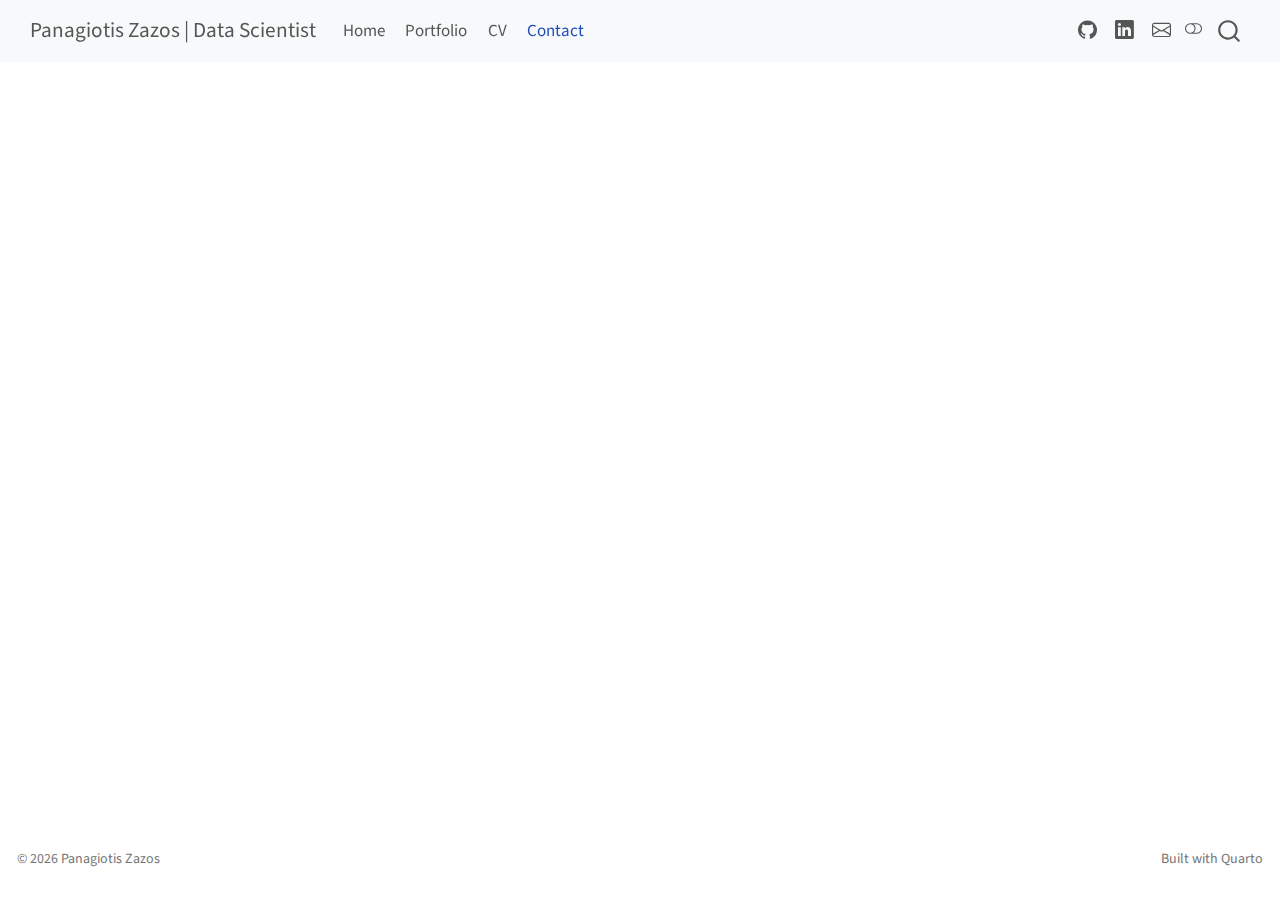
<file: contact.html>
<!DOCTYPE html>
<html xmlns="http://www.w3.org/1999/xhtml" lang="en" xml:lang="en"><head>

<meta charset="utf-8">
<meta name="generator" content="quarto-1.8.26">

<meta name="viewport" content="width=device-width, initial-scale=1.0, user-scalable=yes">


<title>contact – Panagiotis Zazos | Data Scientist</title>
<style>
code{white-space: pre-wrap;}
span.smallcaps{font-variant: small-caps;}
div.columns{display: flex; gap: min(4vw, 1.5em);}
div.column{flex: auto; overflow-x: auto;}
div.hanging-indent{margin-left: 1.5em; text-indent: -1.5em;}
ul.task-list{list-style: none;}
ul.task-list li input[type="checkbox"] {
  width: 0.8em;
  margin: 0 0.8em 0.2em -1em; /* quarto-specific, see https://github.com/quarto-dev/quarto-cli/issues/4556 */ 
  vertical-align: middle;
}
</style>


<script src="site_libs/quarto-nav/quarto-nav.js"></script>
<script src="site_libs/quarto-nav/headroom.min.js"></script>
<script src="site_libs/clipboard/clipboard.min.js"></script>
<script src="site_libs/quarto-search/autocomplete.umd.js"></script>
<script src="site_libs/quarto-search/fuse.min.js"></script>
<script src="site_libs/quarto-search/quarto-search.js"></script>
<meta name="quarto:offset" content="./">
<script src="site_libs/quarto-html/quarto.js" type="module"></script>
<script src="site_libs/quarto-html/tabsets/tabsets.js" type="module"></script>
<script src="site_libs/quarto-html/axe/axe-check.js" type="module"></script>
<script src="site_libs/quarto-html/popper.min.js"></script>
<script src="site_libs/quarto-html/tippy.umd.min.js"></script>
<script src="site_libs/quarto-html/anchor.min.js"></script>
<link href="site_libs/quarto-html/tippy.css" rel="stylesheet">
<link href="site_libs/quarto-html/quarto-syntax-highlighting-587c61ba64f3a5504c4d52d930310e48.css" rel="stylesheet" class="quarto-color-scheme" id="quarto-text-highlighting-styles">
<link href="site_libs/quarto-html/quarto-syntax-highlighting-dark-b758ccaa5987ceb1b75504551e579abf.css" rel="stylesheet" class="quarto-color-scheme quarto-color-alternate" id="quarto-text-highlighting-styles">
<link href="site_libs/quarto-html/quarto-syntax-highlighting-587c61ba64f3a5504c4d52d930310e48.css" rel="stylesheet" class="quarto-color-scheme-extra" id="quarto-text-highlighting-styles">
<script src="site_libs/bootstrap/bootstrap.min.js"></script>
<link href="site_libs/bootstrap/bootstrap-icons.css" rel="stylesheet">
<link href="site_libs/bootstrap/bootstrap-5b4ad623e5705c0698d39aec6f10cf02.min.css" rel="stylesheet" append-hash="true" class="quarto-color-scheme" id="quarto-bootstrap" data-mode="light">
<link href="site_libs/bootstrap/bootstrap-dark-86612a185ae401e74dff55a209fe26ab.min.css" rel="stylesheet" append-hash="true" class="quarto-color-scheme quarto-color-alternate" id="quarto-bootstrap" data-mode="dark">
<link href="site_libs/bootstrap/bootstrap-5b4ad623e5705c0698d39aec6f10cf02.min.css" rel="stylesheet" append-hash="true" class="quarto-color-scheme-extra" id="quarto-bootstrap" data-mode="light">
<script id="quarto-search-options" type="application/json">{
  "location": "navbar",
  "copy-button": false,
  "collapse-after": 3,
  "panel-placement": "end",
  "type": "overlay",
  "limit": 50,
  "keyboard-shortcut": [
    "f",
    "/",
    "s"
  ],
  "show-item-context": false,
  "language": {
    "search-no-results-text": "No results",
    "search-matching-documents-text": "matching documents",
    "search-copy-link-title": "Copy link to search",
    "search-hide-matches-text": "Hide additional matches",
    "search-more-match-text": "more match in this document",
    "search-more-matches-text": "more matches in this document",
    "search-clear-button-title": "Clear",
    "search-text-placeholder": "",
    "search-detached-cancel-button-title": "Cancel",
    "search-submit-button-title": "Submit",
    "search-label": "Search"
  }
}</script>


<link rel="stylesheet" href="styles.css">
</head>

<body class="nav-fixed fullcontent quarto-light"><script id="quarto-html-before-body" type="application/javascript">
    const toggleBodyColorMode = (bsSheetEl) => {
      const mode = bsSheetEl.getAttribute("data-mode");
      const bodyEl = window.document.querySelector("body");
      if (mode === "dark") {
        bodyEl.classList.add("quarto-dark");
        bodyEl.classList.remove("quarto-light");
      } else {
        bodyEl.classList.add("quarto-light");
        bodyEl.classList.remove("quarto-dark");
      }
    }
    const toggleBodyColorPrimary = () => {
      const bsSheetEl = window.document.querySelector("link#quarto-bootstrap:not([rel=disabled-stylesheet])");
      if (bsSheetEl) {
        toggleBodyColorMode(bsSheetEl);
      }
    }
    const setColorSchemeToggle = (alternate) => {
      const toggles = window.document.querySelectorAll('.quarto-color-scheme-toggle');
      for (let i=0; i < toggles.length; i++) {
        const toggle = toggles[i];
        if (toggle) {
          if (alternate) {
            toggle.classList.add("alternate");
          } else {
            toggle.classList.remove("alternate");
          }
        }
      }
    };
    const toggleColorMode = (alternate) => {
      // Switch the stylesheets
      const primaryStylesheets = window.document.querySelectorAll('link.quarto-color-scheme:not(.quarto-color-alternate)');
      const alternateStylesheets = window.document.querySelectorAll('link.quarto-color-scheme.quarto-color-alternate');
      manageTransitions('#quarto-margin-sidebar .nav-link', false);
      if (alternate) {
        // note: dark is layered on light, we don't disable primary!
        enableStylesheet(alternateStylesheets);
        for (const sheetNode of alternateStylesheets) {
          if (sheetNode.id === "quarto-bootstrap") {
            toggleBodyColorMode(sheetNode);
          }
        }
      } else {
        disableStylesheet(alternateStylesheets);
        enableStylesheet(primaryStylesheets)
        toggleBodyColorPrimary();
      }
      manageTransitions('#quarto-margin-sidebar .nav-link', true);
      // Switch the toggles
      setColorSchemeToggle(alternate)
      // Hack to workaround the fact that safari doesn't
      // properly recolor the scrollbar when toggling (#1455)
      if (navigator.userAgent.indexOf('Safari') > 0 && navigator.userAgent.indexOf('Chrome') == -1) {
        manageTransitions("body", false);
        window.scrollTo(0, 1);
        setTimeout(() => {
          window.scrollTo(0, 0);
          manageTransitions("body", true);
        }, 40);
      }
    }
    const disableStylesheet = (stylesheets) => {
      for (let i=0; i < stylesheets.length; i++) {
        const stylesheet = stylesheets[i];
        stylesheet.rel = 'disabled-stylesheet';
      }
    }
    const enableStylesheet = (stylesheets) => {
      for (let i=0; i < stylesheets.length; i++) {
        const stylesheet = stylesheets[i];
        if(stylesheet.rel !== 'stylesheet') { // for Chrome, which will still FOUC without this check
          stylesheet.rel = 'stylesheet';
        }
      }
    }
    const manageTransitions = (selector, allowTransitions) => {
      const els = window.document.querySelectorAll(selector);
      for (let i=0; i < els.length; i++) {
        const el = els[i];
        if (allowTransitions) {
          el.classList.remove('notransition');
        } else {
          el.classList.add('notransition');
        }
      }
    }
    const isFileUrl = () => {
      return window.location.protocol === 'file:';
    }
    const hasAlternateSentinel = () => {
      let styleSentinel = getColorSchemeSentinel();
      if (styleSentinel !== null) {
        return styleSentinel === "alternate";
      } else {
        return false;
      }
    }
    const setStyleSentinel = (alternate) => {
      const value = alternate ? "alternate" : "default";
      if (!isFileUrl()) {
        window.localStorage.setItem("quarto-color-scheme", value);
      } else {
        localAlternateSentinel = value;
      }
    }
    const getColorSchemeSentinel = () => {
      if (!isFileUrl()) {
        const storageValue = window.localStorage.getItem("quarto-color-scheme");
        return storageValue != null ? storageValue : localAlternateSentinel;
      } else {
        return localAlternateSentinel;
      }
    }
    const toggleGiscusIfUsed = (isAlternate, darkModeDefault) => {
      const baseTheme = document.querySelector('#giscus-base-theme')?.value ?? 'light';
      const alternateTheme = document.querySelector('#giscus-alt-theme')?.value ?? 'dark';
      let newTheme = '';
      if(authorPrefersDark) {
        newTheme = isAlternate ? baseTheme : alternateTheme;
      } else {
        newTheme = isAlternate ? alternateTheme : baseTheme;
      }
      const changeGiscusTheme = () => {
        // From: https://github.com/giscus/giscus/issues/336
        const sendMessage = (message) => {
          const iframe = document.querySelector('iframe.giscus-frame');
          if (!iframe) return;
          iframe.contentWindow.postMessage({ giscus: message }, 'https://giscus.app');
        }
        sendMessage({
          setConfig: {
            theme: newTheme
          }
        });
      }
      const isGiscussLoaded = window.document.querySelector('iframe.giscus-frame') !== null;
      if (isGiscussLoaded) {
        changeGiscusTheme();
      }
    };
    const authorPrefersDark = false;
    const darkModeDefault = authorPrefersDark;
      document.querySelector('link#quarto-text-highlighting-styles.quarto-color-scheme-extra').rel = 'disabled-stylesheet';
      document.querySelector('link#quarto-bootstrap.quarto-color-scheme-extra').rel = 'disabled-stylesheet';
    let localAlternateSentinel = darkModeDefault ? 'alternate' : 'default';
    // Dark / light mode switch
    window.quartoToggleColorScheme = () => {
      // Read the current dark / light value
      let toAlternate = !hasAlternateSentinel();
      toggleColorMode(toAlternate);
      setStyleSentinel(toAlternate);
      toggleGiscusIfUsed(toAlternate, darkModeDefault);
      window.dispatchEvent(new Event('resize'));
    };
    // Switch to dark mode if need be
    if (hasAlternateSentinel()) {
      toggleColorMode(true);
    } else {
      toggleColorMode(false);
    }
  </script>

<div id="quarto-search-results"></div>
  <header id="quarto-header" class="headroom fixed-top">
    <nav class="navbar navbar-expand-lg " data-bs-theme="dark">
      <div class="navbar-container container-fluid">
      <div class="navbar-brand-container mx-auto">
    <a class="navbar-brand" href="./index.html">
    <span class="navbar-title">Panagiotis Zazos | Data Scientist</span>
    </a>
  </div>
            <div id="quarto-search" class="" title="Search"></div>
          <button class="navbar-toggler" type="button" data-bs-toggle="collapse" data-bs-target="#navbarCollapse" aria-controls="navbarCollapse" role="menu" aria-expanded="false" aria-label="Toggle navigation" onclick="if (window.quartoToggleHeadroom) { window.quartoToggleHeadroom(); }">
  <span class="navbar-toggler-icon"></span>
</button>
          <div class="collapse navbar-collapse" id="navbarCollapse">
            <ul class="navbar-nav navbar-nav-scroll me-auto">
  <li class="nav-item">
    <a class="nav-link" href="./index.html"> 
<span class="menu-text">Home</span></a>
  </li>  
  <li class="nav-item">
    <a class="nav-link" href="./portfolio.html"> 
<span class="menu-text">Portfolio</span></a>
  </li>  
  <li class="nav-item">
    <a class="nav-link" href="./cv.html"> 
<span class="menu-text">CV</span></a>
  </li>  
  <li class="nav-item">
    <a class="nav-link active" href="./contact.html" aria-current="page"> 
<span class="menu-text">Contact</span></a>
  </li>  
</ul>
            <ul class="navbar-nav navbar-nav-scroll ms-auto">
  <li class="nav-item compact">
    <a class="nav-link" href="https://github.com/pzazos"> <i class="bi bi-github" role="img">
</i> 
<span class="menu-text"></span></a>
  </li>  
  <li class="nav-item compact">
    <a class="nav-link" href="https://linkedin.com/in/pzazos"> <i class="bi bi-linkedin" role="img">
</i> 
<span class="menu-text"></span></a>
  </li>  
  <li class="nav-item compact">
    <a class="nav-link" href="mailto:panagiotis.zazos@example.com"> <i class="bi bi-envelope" role="img">
</i> 
<span class="menu-text"></span></a>
  </li>  
</ul>
          </div> <!-- /navcollapse -->
            <div class="quarto-navbar-tools">
  <a href="" class="quarto-color-scheme-toggle quarto-navigation-tool  px-1" onclick="window.quartoToggleColorScheme(); return false;" title="Toggle dark mode"><i class="bi"></i></a>
</div>
      </div> <!-- /container-fluid -->
    </nav>
</header>
<!-- content -->
<div id="quarto-content" class="quarto-container page-columns page-rows-contents page-layout-article page-navbar">
<!-- sidebar -->
<!-- margin-sidebar -->
    
<!-- main -->
<main class="content" id="quarto-document-content"><header id="title-block-header" class="quarto-title-block"></header>








</main> <!-- /main -->
<script id="quarto-html-after-body" type="application/javascript">
  window.document.addEventListener("DOMContentLoaded", function (event) {
    // Ensure there is a toggle, if there isn't float one in the top right
    if (window.document.querySelector('.quarto-color-scheme-toggle') === null) {
      const a = window.document.createElement('a');
      a.classList.add('top-right');
      a.classList.add('quarto-color-scheme-toggle');
      a.href = "";
      a.onclick = function() { try { window.quartoToggleColorScheme(); } catch {} return false; };
      const i = window.document.createElement("i");
      i.classList.add('bi');
      a.appendChild(i);
      window.document.body.appendChild(a);
    }
    setColorSchemeToggle(hasAlternateSentinel())
    const icon = "";
    const anchorJS = new window.AnchorJS();
    anchorJS.options = {
      placement: 'right',
      icon: icon
    };
    anchorJS.add('.anchored');
    const isCodeAnnotation = (el) => {
      for (const clz of el.classList) {
        if (clz.startsWith('code-annotation-')) {                     
          return true;
        }
      }
      return false;
    }
    const onCopySuccess = function(e) {
      // button target
      const button = e.trigger;
      // don't keep focus
      button.blur();
      // flash "checked"
      button.classList.add('code-copy-button-checked');
      var currentTitle = button.getAttribute("title");
      button.setAttribute("title", "Copied!");
      let tooltip;
      if (window.bootstrap) {
        button.setAttribute("data-bs-toggle", "tooltip");
        button.setAttribute("data-bs-placement", "left");
        button.setAttribute("data-bs-title", "Copied!");
        tooltip = new bootstrap.Tooltip(button, 
          { trigger: "manual", 
            customClass: "code-copy-button-tooltip",
            offset: [0, -8]});
        tooltip.show();    
      }
      setTimeout(function() {
        if (tooltip) {
          tooltip.hide();
          button.removeAttribute("data-bs-title");
          button.removeAttribute("data-bs-toggle");
          button.removeAttribute("data-bs-placement");
        }
        button.setAttribute("title", currentTitle);
        button.classList.remove('code-copy-button-checked');
      }, 1000);
      // clear code selection
      e.clearSelection();
    }
    const getTextToCopy = function(trigger) {
      const outerScaffold = trigger.parentElement.cloneNode(true);
      const codeEl = outerScaffold.querySelector('code');
      for (const childEl of codeEl.children) {
        if (isCodeAnnotation(childEl)) {
          childEl.remove();
        }
      }
      return codeEl.innerText;
    }
    const clipboard = new window.ClipboardJS('.code-copy-button:not([data-in-quarto-modal])', {
      text: getTextToCopy
    });
    clipboard.on('success', onCopySuccess);
    if (window.document.getElementById('quarto-embedded-source-code-modal')) {
      const clipboardModal = new window.ClipboardJS('.code-copy-button[data-in-quarto-modal]', {
        text: getTextToCopy,
        container: window.document.getElementById('quarto-embedded-source-code-modal')
      });
      clipboardModal.on('success', onCopySuccess);
    }
      var localhostRegex = new RegExp(/^(?:http|https):\/\/localhost\:?[0-9]*\//);
      var mailtoRegex = new RegExp(/^mailto:/);
        var filterRegex = new RegExp('/' + window.location.host + '/');
      var isInternal = (href) => {
          return filterRegex.test(href) || localhostRegex.test(href) || mailtoRegex.test(href);
      }
      // Inspect non-navigation links and adorn them if external
     var links = window.document.querySelectorAll('a[href]:not(.nav-link):not(.navbar-brand):not(.toc-action):not(.sidebar-link):not(.sidebar-item-toggle):not(.pagination-link):not(.no-external):not([aria-hidden]):not(.dropdown-item):not(.quarto-navigation-tool):not(.about-link)');
      for (var i=0; i<links.length; i++) {
        const link = links[i];
        if (!isInternal(link.href)) {
          // undo the damage that might have been done by quarto-nav.js in the case of
          // links that we want to consider external
          if (link.dataset.originalHref !== undefined) {
            link.href = link.dataset.originalHref;
          }
        }
      }
    function tippyHover(el, contentFn, onTriggerFn, onUntriggerFn) {
      const config = {
        allowHTML: true,
        maxWidth: 500,
        delay: 100,
        arrow: false,
        appendTo: function(el) {
            return el.parentElement;
        },
        interactive: true,
        interactiveBorder: 10,
        theme: 'quarto',
        placement: 'bottom-start',
      };
      if (contentFn) {
        config.content = contentFn;
      }
      if (onTriggerFn) {
        config.onTrigger = onTriggerFn;
      }
      if (onUntriggerFn) {
        config.onUntrigger = onUntriggerFn;
      }
      window.tippy(el, config); 
    }
    const noterefs = window.document.querySelectorAll('a[role="doc-noteref"]');
    for (var i=0; i<noterefs.length; i++) {
      const ref = noterefs[i];
      tippyHover(ref, function() {
        // use id or data attribute instead here
        let href = ref.getAttribute('data-footnote-href') || ref.getAttribute('href');
        try { href = new URL(href).hash; } catch {}
        const id = href.replace(/^#\/?/, "");
        const note = window.document.getElementById(id);
        if (note) {
          return note.innerHTML;
        } else {
          return "";
        }
      });
    }
    const xrefs = window.document.querySelectorAll('a.quarto-xref');
    const processXRef = (id, note) => {
      // Strip column container classes
      const stripColumnClz = (el) => {
        el.classList.remove("page-full", "page-columns");
        if (el.children) {
          for (const child of el.children) {
            stripColumnClz(child);
          }
        }
      }
      stripColumnClz(note)
      if (id === null || id.startsWith('sec-')) {
        // Special case sections, only their first couple elements
        const container = document.createElement("div");
        if (note.children && note.children.length > 2) {
          container.appendChild(note.children[0].cloneNode(true));
          for (let i = 1; i < note.children.length; i++) {
            const child = note.children[i];
            if (child.tagName === "P" && child.innerText === "") {
              continue;
            } else {
              container.appendChild(child.cloneNode(true));
              break;
            }
          }
          if (window.Quarto?.typesetMath) {
            window.Quarto.typesetMath(container);
          }
          return container.innerHTML
        } else {
          if (window.Quarto?.typesetMath) {
            window.Quarto.typesetMath(note);
          }
          return note.innerHTML;
        }
      } else {
        // Remove any anchor links if they are present
        const anchorLink = note.querySelector('a.anchorjs-link');
        if (anchorLink) {
          anchorLink.remove();
        }
        if (window.Quarto?.typesetMath) {
          window.Quarto.typesetMath(note);
        }
        if (note.classList.contains("callout")) {
          return note.outerHTML;
        } else {
          return note.innerHTML;
        }
      }
    }
    for (var i=0; i<xrefs.length; i++) {
      const xref = xrefs[i];
      tippyHover(xref, undefined, function(instance) {
        instance.disable();
        let url = xref.getAttribute('href');
        let hash = undefined; 
        if (url.startsWith('#')) {
          hash = url;
        } else {
          try { hash = new URL(url).hash; } catch {}
        }
        if (hash) {
          const id = hash.replace(/^#\/?/, "");
          const note = window.document.getElementById(id);
          if (note !== null) {
            try {
              const html = processXRef(id, note.cloneNode(true));
              instance.setContent(html);
            } finally {
              instance.enable();
              instance.show();
            }
          } else {
            // See if we can fetch this
            fetch(url.split('#')[0])
            .then(res => res.text())
            .then(html => {
              const parser = new DOMParser();
              const htmlDoc = parser.parseFromString(html, "text/html");
              const note = htmlDoc.getElementById(id);
              if (note !== null) {
                const html = processXRef(id, note);
                instance.setContent(html);
              } 
            }).finally(() => {
              instance.enable();
              instance.show();
            });
          }
        } else {
          // See if we can fetch a full url (with no hash to target)
          // This is a special case and we should probably do some content thinning / targeting
          fetch(url)
          .then(res => res.text())
          .then(html => {
            const parser = new DOMParser();
            const htmlDoc = parser.parseFromString(html, "text/html");
            const note = htmlDoc.querySelector('main.content');
            if (note !== null) {
              // This should only happen for chapter cross references
              // (since there is no id in the URL)
              // remove the first header
              if (note.children.length > 0 && note.children[0].tagName === "HEADER") {
                note.children[0].remove();
              }
              const html = processXRef(null, note);
              instance.setContent(html);
            } 
          }).finally(() => {
            instance.enable();
            instance.show();
          });
        }
      }, function(instance) {
      });
    }
        let selectedAnnoteEl;
        const selectorForAnnotation = ( cell, annotation) => {
          let cellAttr = 'data-code-cell="' + cell + '"';
          let lineAttr = 'data-code-annotation="' +  annotation + '"';
          const selector = 'span[' + cellAttr + '][' + lineAttr + ']';
          return selector;
        }
        const selectCodeLines = (annoteEl) => {
          const doc = window.document;
          const targetCell = annoteEl.getAttribute("data-target-cell");
          const targetAnnotation = annoteEl.getAttribute("data-target-annotation");
          const annoteSpan = window.document.querySelector(selectorForAnnotation(targetCell, targetAnnotation));
          const lines = annoteSpan.getAttribute("data-code-lines").split(",");
          const lineIds = lines.map((line) => {
            return targetCell + "-" + line;
          })
          let top = null;
          let height = null;
          let parent = null;
          if (lineIds.length > 0) {
              //compute the position of the single el (top and bottom and make a div)
              const el = window.document.getElementById(lineIds[0]);
              top = el.offsetTop;
              height = el.offsetHeight;
              parent = el.parentElement.parentElement;
            if (lineIds.length > 1) {
              const lastEl = window.document.getElementById(lineIds[lineIds.length - 1]);
              const bottom = lastEl.offsetTop + lastEl.offsetHeight;
              height = bottom - top;
            }
            if (top !== null && height !== null && parent !== null) {
              // cook up a div (if necessary) and position it 
              let div = window.document.getElementById("code-annotation-line-highlight");
              if (div === null) {
                div = window.document.createElement("div");
                div.setAttribute("id", "code-annotation-line-highlight");
                div.style.position = 'absolute';
                parent.appendChild(div);
              }
              div.style.top = top - 2 + "px";
              div.style.height = height + 4 + "px";
              div.style.left = 0;
              let gutterDiv = window.document.getElementById("code-annotation-line-highlight-gutter");
              if (gutterDiv === null) {
                gutterDiv = window.document.createElement("div");
                gutterDiv.setAttribute("id", "code-annotation-line-highlight-gutter");
                gutterDiv.style.position = 'absolute';
                const codeCell = window.document.getElementById(targetCell);
                const gutter = codeCell.querySelector('.code-annotation-gutter');
                gutter.appendChild(gutterDiv);
              }
              gutterDiv.style.top = top - 2 + "px";
              gutterDiv.style.height = height + 4 + "px";
            }
            selectedAnnoteEl = annoteEl;
          }
        };
        const unselectCodeLines = () => {
          const elementsIds = ["code-annotation-line-highlight", "code-annotation-line-highlight-gutter"];
          elementsIds.forEach((elId) => {
            const div = window.document.getElementById(elId);
            if (div) {
              div.remove();
            }
          });
          selectedAnnoteEl = undefined;
        };
          // Handle positioning of the toggle
      window.addEventListener(
        "resize",
        throttle(() => {
          elRect = undefined;
          if (selectedAnnoteEl) {
            selectCodeLines(selectedAnnoteEl);
          }
        }, 10)
      );
      function throttle(fn, ms) {
      let throttle = false;
      let timer;
        return (...args) => {
          if(!throttle) { // first call gets through
              fn.apply(this, args);
              throttle = true;
          } else { // all the others get throttled
              if(timer) clearTimeout(timer); // cancel #2
              timer = setTimeout(() => {
                fn.apply(this, args);
                timer = throttle = false;
              }, ms);
          }
        };
      }
        // Attach click handler to the DT
        const annoteDls = window.document.querySelectorAll('dt[data-target-cell]');
        for (const annoteDlNode of annoteDls) {
          annoteDlNode.addEventListener('click', (event) => {
            const clickedEl = event.target;
            if (clickedEl !== selectedAnnoteEl) {
              unselectCodeLines();
              const activeEl = window.document.querySelector('dt[data-target-cell].code-annotation-active');
              if (activeEl) {
                activeEl.classList.remove('code-annotation-active');
              }
              selectCodeLines(clickedEl);
              clickedEl.classList.add('code-annotation-active');
            } else {
              // Unselect the line
              unselectCodeLines();
              clickedEl.classList.remove('code-annotation-active');
            }
          });
        }
    const findCites = (el) => {
      const parentEl = el.parentElement;
      if (parentEl) {
        const cites = parentEl.dataset.cites;
        if (cites) {
          return {
            el,
            cites: cites.split(' ')
          };
        } else {
          return findCites(el.parentElement)
        }
      } else {
        return undefined;
      }
    };
    var bibliorefs = window.document.querySelectorAll('a[role="doc-biblioref"]');
    for (var i=0; i<bibliorefs.length; i++) {
      const ref = bibliorefs[i];
      const citeInfo = findCites(ref);
      if (citeInfo) {
        tippyHover(citeInfo.el, function() {
          var popup = window.document.createElement('div');
          citeInfo.cites.forEach(function(cite) {
            var citeDiv = window.document.createElement('div');
            citeDiv.classList.add('hanging-indent');
            citeDiv.classList.add('csl-entry');
            var biblioDiv = window.document.getElementById('ref-' + cite);
            if (biblioDiv) {
              citeDiv.innerHTML = biblioDiv.innerHTML;
            }
            popup.appendChild(citeDiv);
          });
          return popup.innerHTML;
        });
      }
    }
  });
  </script>
</div> <!-- /content -->
<footer class="footer">
  <div class="nav-footer">
    <div class="nav-footer-left">
<p>© 2026 Panagiotis Zazos</p>
</div>   
    <div class="nav-footer-center">
      &nbsp;
    </div>
    <div class="nav-footer-right">
<p>Built with Quarto</p>
</div>
  </div>
</footer>




</body></html>
</file>
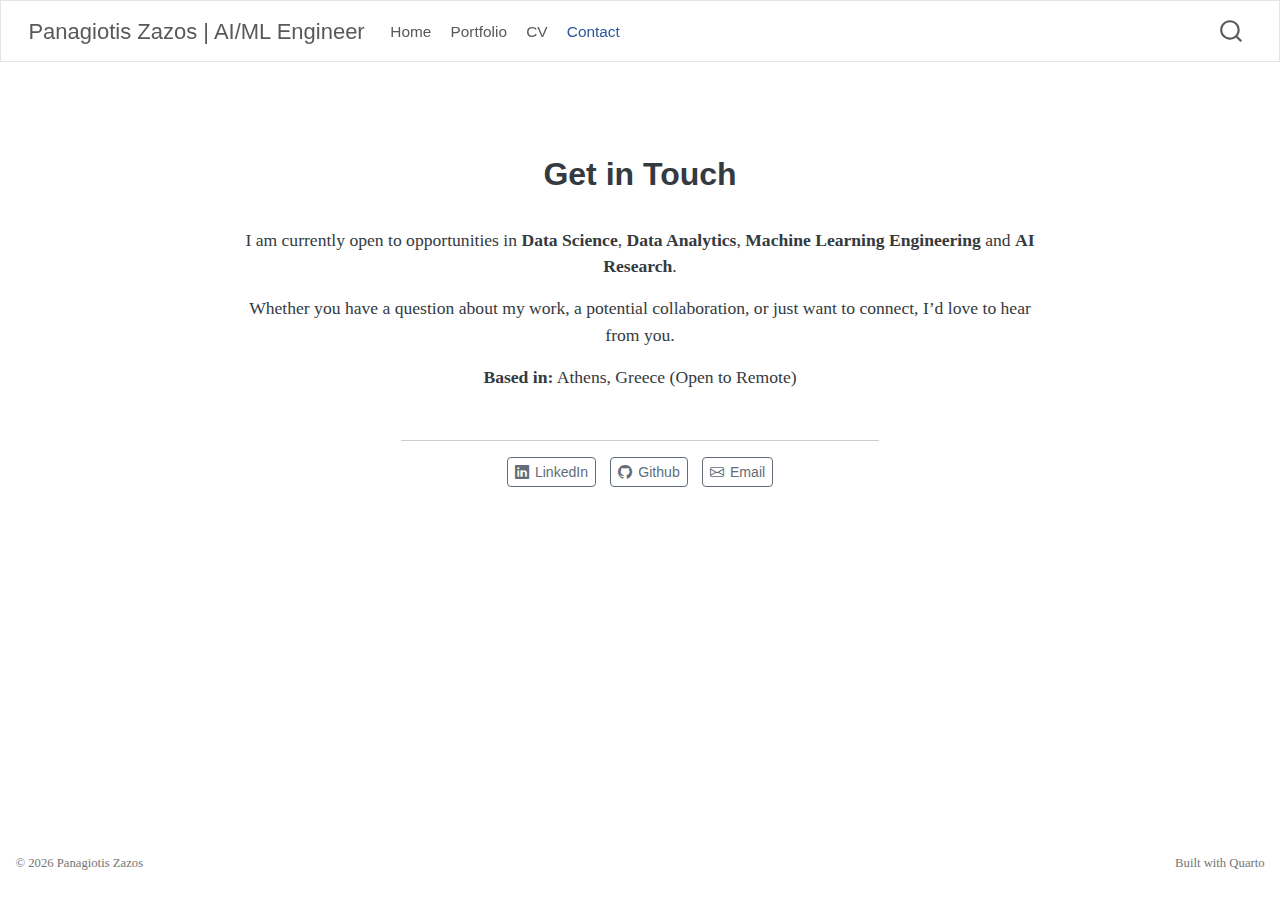
<file: docs/contact.html>
<!DOCTYPE html>
<html xmlns="http://www.w3.org/1999/xhtml" lang="en" xml:lang="en"><head>

<meta charset="utf-8">
<meta name="generator" content="quarto-1.9.36">

<meta name="viewport" content="width=device-width, initial-scale=1.0, user-scalable=yes">


<title>Get in Touch – Panagiotis Zazos | AI/ML Engineer</title>
<style>
/* Default styles provided by pandoc.
** See https://pandoc.org/MANUAL.html#variables-for-html for config info.
*/
code{white-space: pre-wrap;}
span.smallcaps{font-variant: small-caps;}
div.columns{display: flex; gap: min(4vw, 1.5em);}
div.column{flex: auto; overflow-x: auto;}
div.hanging-indent{margin-left: 1.5em; text-indent: -1.5em;}
ul.task-list{list-style: none;}
ul.task-list li input[type="checkbox"] {
  width: 0.8em;
  margin: 0 0.8em 0.2em -1em; /* quarto-specific, see https://github.com/quarto-dev/quarto-cli/issues/4556 */ 
  vertical-align: middle;
}
</style>


<script src="site_libs/quarto-nav/quarto-nav.js"></script>
<script src="site_libs/quarto-nav/headroom.min.js"></script>
<script src="site_libs/clipboard/clipboard.min.js"></script>
<script src="site_libs/quarto-search/autocomplete.umd.js"></script>
<script src="site_libs/quarto-search/fuse.min.js"></script>
<script src="site_libs/quarto-search/quarto-search.js"></script>
<meta name="quarto:offset" content="./">
<script src="site_libs/quarto-html/quarto.js" type="module"></script>
<script src="site_libs/quarto-html/tabsets/tabsets.js" type="module"></script>
<script src="site_libs/quarto-html/popper.min.js"></script>
<script src="site_libs/quarto-html/tippy.umd.min.js"></script>
<link href="site_libs/quarto-html/tippy.css" rel="stylesheet">
<link href="site_libs/quarto-html/quarto-syntax-highlighting-845c23b38eaddc0f92fda52bfe77a8c8.css" rel="stylesheet" id="quarto-text-highlighting-styles">
<script src="site_libs/bootstrap/bootstrap.min.js"></script>
<link href="site_libs/bootstrap/bootstrap-icons.css" rel="stylesheet">
<link href="site_libs/bootstrap/bootstrap-b006b8888f462673d17f037dec0868c9.min.css" rel="stylesheet" append-hash="true" id="quarto-bootstrap" data-mode="light">
<script id="quarto-search-options" type="application/json">{
  "location": "navbar",
  "copy-button": false,
  "collapse-after": 3,
  "panel-placement": "end",
  "type": "overlay",
  "limit": 50,
  "keyboard-shortcut": [
    "f",
    "/",
    "s"
  ],
  "show-item-context": false,
  "language": {
    "search-no-results-text": "No results",
    "search-matching-documents-text": "matching documents",
    "search-copy-link-title": "Copy link to search",
    "search-hide-matches-text": "Hide additional matches",
    "search-more-match-text": "more match in this document",
    "search-more-matches-text": "more matches in this document",
    "search-clear-button-title": "Clear",
    "search-text-placeholder": "",
    "search-detached-cancel-button-title": "Cancel",
    "search-submit-button-title": "Submit",
    "search-label": "Search"
  }
}</script>


<link rel="stylesheet" href="styles.css">
</head>

<body class="nav-fixed fullcontent quarto-light">

<div id="quarto-search-results"></div>
  <header id="quarto-header" class="headroom fixed-top">
    <nav class="navbar navbar-expand-lg " data-bs-theme="dark">
      <div class="navbar-container container-fluid">
      <div class="navbar-brand-container mx-auto">
    <a class="navbar-brand" href="./index.html">
    <span class="navbar-title">Panagiotis Zazos | AI/ML Engineer</span>
    </a>
  </div>
            <div id="quarto-search" class="" title="Search"></div>
          <button class="navbar-toggler" type="button" data-bs-toggle="collapse" data-bs-target="#navbarCollapse" aria-controls="navbarCollapse" role="menu" aria-expanded="false" aria-label="Toggle navigation" onclick="if (window.quartoToggleHeadroom) { window.quartoToggleHeadroom(); }">
  <span class="navbar-toggler-icon"></span>
</button>
          <div class="collapse navbar-collapse" id="navbarCollapse">
            <ul class="navbar-nav navbar-nav-scroll me-auto">
  <li class="nav-item">
    <a class="nav-link" href="./index.html"> 
<span class="menu-text">Home</span></a>
  </li>  
  <li class="nav-item">
    <a class="nav-link" href="./portfolio.html"> 
<span class="menu-text">Portfolio</span></a>
  </li>  
  <li class="nav-item">
    <a class="nav-link" href="./cv.html"> 
<span class="menu-text">CV</span></a>
  </li>  
  <li class="nav-item">
    <a class="nav-link active" href="./contact.html" aria-current="page"> 
<span class="menu-text">Contact</span></a>
  </li>  
</ul>
          </div> <!-- /navcollapse -->
            <div class="quarto-navbar-tools">
</div>
      </div> <!-- /container-fluid -->
    </nav>
</header>
<!-- content -->
<div id="quarto-content" class="quarto-container page-columns page-rows-contents page-layout-article page-navbar">
<!-- sidebar -->
<!-- margin-sidebar -->
    
<!-- main -->
<div class="quarto-about-jolla">
 <header id="title-block-header" class="quarto-title-block default">
<div class="quarto-title">
<h1 class="title">Get in Touch</h1>
</div>
<div class="quarto-title-meta">
  </div>
</header><main class="content" id="quarto-document-content">
<p>I am currently open to opportunities in <strong>Data Science</strong>, <strong>Data Analytics</strong>, <strong>Machine Learning Engineering</strong> and <strong>AI Research</strong>.</p>
<p>Whether you have a question about my work, a potential collaboration, or just want to connect, I’d love to hear from you.</p>
<p><strong>Based in:</strong> Athens, Greece (Open to Remote)</p>


</main> 
  <hr class="about-sep">
   <div class="about-links">
  <a href="https://www.linkedin.com/in/panagiotis-zazos-ba1a02188/" class="about-link" rel="" target="">
    <i class="bi bi-linkedin"></i>
     <span class="about-link-text">LinkedIn</span>
  </a>
  <a href="https://github.com/zazos" class="about-link" rel="" target="">
    <i class="bi bi-github"></i>
     <span class="about-link-text">Github</span>
  </a>
  <a href="mailto:pzazos@hotmail.com" class="about-link" rel="" target="">
    <i class="bi bi-envelope"></i>
     <span class="about-link-text">Email</span>
  </a>
</div>
</div>
 <!-- /main -->
<script id="quarto-html-after-body" type="application/javascript">
  window.document.addEventListener("DOMContentLoaded", function (event) {
    const isCodeAnnotation = (el) => {
      for (const clz of el.classList) {
        if (clz.startsWith('code-annotation-')) {                     
          return true;
        }
      }
      return false;
    }
    const onCopySuccess = function(e) {
      // button target
      const button = e.trigger;
      // don't keep focus
      button.blur();
      // flash "checked"
      button.classList.add('code-copy-button-checked');
      var currentTitle = button.getAttribute("title");
      button.setAttribute("title", "Copied!");
      let tooltip;
      if (window.bootstrap) {
        button.setAttribute("data-bs-toggle", "tooltip");
        button.setAttribute("data-bs-placement", "left");
        button.setAttribute("data-bs-title", "Copied!");
        tooltip = new bootstrap.Tooltip(button, 
          { trigger: "manual", 
            customClass: "code-copy-button-tooltip",
            offset: [0, -8]});
        tooltip.show();    
      }
      setTimeout(function() {
        if (tooltip) {
          tooltip.hide();
          button.removeAttribute("data-bs-title");
          button.removeAttribute("data-bs-toggle");
          button.removeAttribute("data-bs-placement");
        }
        button.setAttribute("title", currentTitle);
        button.classList.remove('code-copy-button-checked');
      }, 1000);
      // clear code selection
      e.clearSelection();
    }
    const getTextToCopy = function(trigger) {
      const outerScaffold = trigger.parentElement.cloneNode(true);
      const codeEl = outerScaffold.querySelector('code');
      for (const childEl of codeEl.children) {
        if (isCodeAnnotation(childEl)) {
          childEl.remove();
        }
      }
      return codeEl.innerText;
    }
    const clipboard = new window.ClipboardJS('.code-copy-button:not([data-in-quarto-modal])', {
      text: getTextToCopy
    });
    clipboard.on('success', onCopySuccess);
    if (window.document.getElementById('quarto-embedded-source-code-modal')) {
      const clipboardModal = new window.ClipboardJS('.code-copy-button[data-in-quarto-modal]', {
        text: getTextToCopy,
        container: window.document.getElementById('quarto-embedded-source-code-modal')
      });
      clipboardModal.on('success', onCopySuccess);
    }
      var localhostRegex = new RegExp(/^(?:http|https):\/\/localhost\:?[0-9]*\//);
      var mailtoRegex = new RegExp(/^mailto:/);
        var filterRegex = new RegExp('/' + window.location.host + '/');
      var isInternal = (href) => {
          return filterRegex.test(href) || localhostRegex.test(href) || mailtoRegex.test(href);
      }
      // Inspect non-navigation links and adorn them if external
     var links = window.document.querySelectorAll('a[href]:not(.nav-link):not(.navbar-brand):not(.toc-action):not(.sidebar-link):not(.sidebar-item-toggle):not(.pagination-link):not(.no-external):not([aria-hidden]):not(.dropdown-item):not(.quarto-navigation-tool):not(.about-link)');
      for (var i=0; i<links.length; i++) {
        const link = links[i];
        if (!isInternal(link.href)) {
          // undo the damage that might have been done by quarto-nav.js in the case of
          // links that we want to consider external
          if (link.dataset.originalHref !== undefined) {
            link.href = link.dataset.originalHref;
          }
        }
      }
    function tippyHover(el, contentFn, onTriggerFn, onUntriggerFn) {
      const config = {
        allowHTML: true,
        maxWidth: 500,
        delay: 100,
        arrow: false,
        appendTo: function(el) {
            return el.parentElement;
        },
        interactive: true,
        interactiveBorder: 10,
        theme: 'quarto',
        placement: 'bottom-start',
      };
      if (contentFn) {
        config.content = contentFn;
      }
      if (onTriggerFn) {
        config.onTrigger = onTriggerFn;
      }
      if (onUntriggerFn) {
        config.onUntrigger = onUntriggerFn;
      }
      window.tippy(el, config); 
    }
    const noterefs = window.document.querySelectorAll('a[role="doc-noteref"]');
    for (var i=0; i<noterefs.length; i++) {
      const ref = noterefs[i];
      tippyHover(ref, function() {
        // use id or data attribute instead here
        let href = ref.getAttribute('data-footnote-href') || ref.getAttribute('href');
        try { href = new URL(href).hash; } catch {}
        const id = href.replace(/^#\/?/, "");
        const note = window.document.getElementById(id);
        if (note) {
          return note.innerHTML;
        } else {
          return "";
        }
      });
    }
    const xrefs = window.document.querySelectorAll('a.quarto-xref');
    const processXRef = (id, note) => {
      // Strip column container classes
      const stripColumnClz = (el) => {
        el.classList.remove("page-full", "page-columns");
        if (el.children) {
          for (const child of el.children) {
            stripColumnClz(child);
          }
        }
      }
      stripColumnClz(note)
      if (id === null || id.startsWith('sec-')) {
        // Special case sections, only their first couple elements
        const container = document.createElement("div");
        if (note.children && note.children.length > 2) {
          container.appendChild(note.children[0].cloneNode(true));
          for (let i = 1; i < note.children.length; i++) {
            const child = note.children[i];
            if (child.tagName === "P" && child.innerText === "") {
              continue;
            } else {
              container.appendChild(child.cloneNode(true));
              break;
            }
          }
          if (window.Quarto?.typesetMath) {
            window.Quarto.typesetMath(container);
          }
          return container.innerHTML
        } else {
          if (window.Quarto?.typesetMath) {
            window.Quarto.typesetMath(note);
          }
          return note.innerHTML;
        }
      } else {
        // Remove any anchor links if they are present
        const anchorLink = note.querySelector('a.anchorjs-link');
        if (anchorLink) {
          anchorLink.remove();
        }
        if (window.Quarto?.typesetMath) {
          window.Quarto.typesetMath(note);
        }
        if (note.classList.contains("callout")) {
          return note.outerHTML;
        } else {
          return note.innerHTML;
        }
      }
    }
    for (var i=0; i<xrefs.length; i++) {
      const xref = xrefs[i];
      tippyHover(xref, undefined, function(instance) {
        instance.disable();
        let url = xref.getAttribute('href');
        let hash = undefined; 
        if (url.startsWith('#')) {
          hash = url;
        } else {
          try { hash = new URL(url).hash; } catch {}
        }
        if (hash) {
          const id = hash.replace(/^#\/?/, "");
          const note = window.document.getElementById(id);
          if (note !== null) {
            try {
              const html = processXRef(id, note.cloneNode(true));
              instance.setContent(html);
            } finally {
              instance.enable();
              instance.show();
            }
          } else {
            // See if we can fetch this
            fetch(url.split('#')[0])
            .then(res => res.text())
            .then(html => {
              const parser = new DOMParser();
              const htmlDoc = parser.parseFromString(html, "text/html");
              const note = htmlDoc.getElementById(id);
              if (note !== null) {
                const html = processXRef(id, note);
                instance.setContent(html);
              } 
            }).finally(() => {
              instance.enable();
              instance.show();
            });
          }
        } else {
          // See if we can fetch a full url (with no hash to target)
          // This is a special case and we should probably do some content thinning / targeting
          fetch(url)
          .then(res => res.text())
          .then(html => {
            const parser = new DOMParser();
            const htmlDoc = parser.parseFromString(html, "text/html");
            const note = htmlDoc.querySelector('main.content');
            if (note !== null) {
              // This should only happen for chapter cross references
              // (since there is no id in the URL)
              // remove the first header
              if (note.children.length > 0 && note.children[0].tagName === "HEADER") {
                note.children[0].remove();
              }
              const html = processXRef(null, note);
              instance.setContent(html);
            } 
          }).finally(() => {
            instance.enable();
            instance.show();
          });
        }
      }, function(instance) {
      });
    }
        let selectedAnnoteEl;
        const selectorForAnnotation = ( cell, annotation) => {
          let cellAttr = 'data-code-cell="' + cell + '"';
          let lineAttr = 'data-code-annotation="' +  annotation + '"';
          const selector = 'span[' + cellAttr + '][' + lineAttr + ']';
          return selector;
        }
        const selectCodeLines = (annoteEl) => {
          const doc = window.document;
          const targetCell = annoteEl.getAttribute("data-target-cell");
          const targetAnnotation = annoteEl.getAttribute("data-target-annotation");
          const annoteSpan = window.document.querySelector(selectorForAnnotation(targetCell, targetAnnotation));
          const lines = annoteSpan.getAttribute("data-code-lines").split(",");
          const lineIds = lines.map((line) => {
            return targetCell + "-" + line;
          })
          let top = null;
          let height = null;
          let parent = null;
          if (lineIds.length > 0) {
              //compute the position of the single el (top and bottom and make a div)
              const el = window.document.getElementById(lineIds[0]);
              top = el.offsetTop;
              height = el.offsetHeight;
              parent = el.parentElement.parentElement;
            if (lineIds.length > 1) {
              const lastEl = window.document.getElementById(lineIds[lineIds.length - 1]);
              const bottom = lastEl.offsetTop + lastEl.offsetHeight;
              height = bottom - top;
            }
            if (top !== null && height !== null && parent !== null) {
              // cook up a div (if necessary) and position it 
              let div = window.document.getElementById("code-annotation-line-highlight");
              if (div === null) {
                div = window.document.createElement("div");
                div.setAttribute("id", "code-annotation-line-highlight");
                div.style.position = 'absolute';
                parent.appendChild(div);
              }
              div.style.top = top - 2 + "px";
              div.style.height = height + 4 + "px";
              div.style.left = 0;
              let gutterDiv = window.document.getElementById("code-annotation-line-highlight-gutter");
              if (gutterDiv === null) {
                gutterDiv = window.document.createElement("div");
                gutterDiv.setAttribute("id", "code-annotation-line-highlight-gutter");
                gutterDiv.style.position = 'absolute';
                const codeCell = window.document.getElementById(targetCell);
                const gutter = codeCell.querySelector('.code-annotation-gutter');
                gutter.appendChild(gutterDiv);
              }
              gutterDiv.style.top = top - 2 + "px";
              gutterDiv.style.height = height + 4 + "px";
            }
            selectedAnnoteEl = annoteEl;
          }
        };
        const unselectCodeLines = () => {
          const elementsIds = ["code-annotation-line-highlight", "code-annotation-line-highlight-gutter"];
          elementsIds.forEach((elId) => {
            const div = window.document.getElementById(elId);
            if (div) {
              div.remove();
            }
          });
          selectedAnnoteEl = undefined;
        };
          // Handle positioning of the toggle
      window.addEventListener(
        "resize",
        throttle(() => {
          elRect = undefined;
          if (selectedAnnoteEl) {
            selectCodeLines(selectedAnnoteEl);
          }
        }, 10)
      );
      function throttle(fn, ms) {
      let throttle = false;
      let timer;
        return (...args) => {
          if(!throttle) { // first call gets through
              fn.apply(this, args);
              throttle = true;
          } else { // all the others get throttled
              if(timer) clearTimeout(timer); // cancel #2
              timer = setTimeout(() => {
                fn.apply(this, args);
                timer = throttle = false;
              }, ms);
          }
        };
      }
        // Attach click handler to the DT
        const annoteDls = window.document.querySelectorAll('dt[data-target-cell]');
        for (const annoteDlNode of annoteDls) {
          annoteDlNode.addEventListener('click', (event) => {
            const clickedEl = event.target;
            if (clickedEl !== selectedAnnoteEl) {
              unselectCodeLines();
              const activeEl = window.document.querySelector('dt[data-target-cell].code-annotation-active');
              if (activeEl) {
                activeEl.classList.remove('code-annotation-active');
              }
              selectCodeLines(clickedEl);
              clickedEl.classList.add('code-annotation-active');
            } else {
              // Unselect the line
              unselectCodeLines();
              clickedEl.classList.remove('code-annotation-active');
            }
          });
        }
    const findCites = (el) => {
      const parentEl = el.parentElement;
      if (parentEl) {
        const cites = parentEl.dataset.cites;
        if (cites) {
          return {
            el,
            cites: cites.split(' ')
          };
        } else {
          return findCites(el.parentElement)
        }
      } else {
        return undefined;
      }
    };
    var bibliorefs = window.document.querySelectorAll('a[role="doc-biblioref"]');
    for (var i=0; i<bibliorefs.length; i++) {
      const ref = bibliorefs[i];
      const citeInfo = findCites(ref);
      if (citeInfo) {
        tippyHover(citeInfo.el, function() {
          var popup = window.document.createElement('div');
          citeInfo.cites.forEach(function(cite) {
            var citeDiv = window.document.createElement('div');
            citeDiv.classList.add('hanging-indent');
            citeDiv.classList.add('csl-entry');
            var biblioDiv = window.document.getElementById('ref-' + cite);
            if (biblioDiv) {
              citeDiv.innerHTML = biblioDiv.innerHTML;
            }
            popup.appendChild(citeDiv);
          });
          return popup.innerHTML;
        });
      }
    }
  });
  </script>
</div> <!-- /content -->
<footer class="footer">
  <div class="nav-footer">
    <div class="nav-footer-left">
<p>© 2026 Panagiotis Zazos</p>
</div>   
    <div class="nav-footer-center">
      &nbsp;
    </div>
    <div class="nav-footer-right">
<p>Built with Quarto</p>
</div>
  </div>
</footer>




</body></html>
</file>
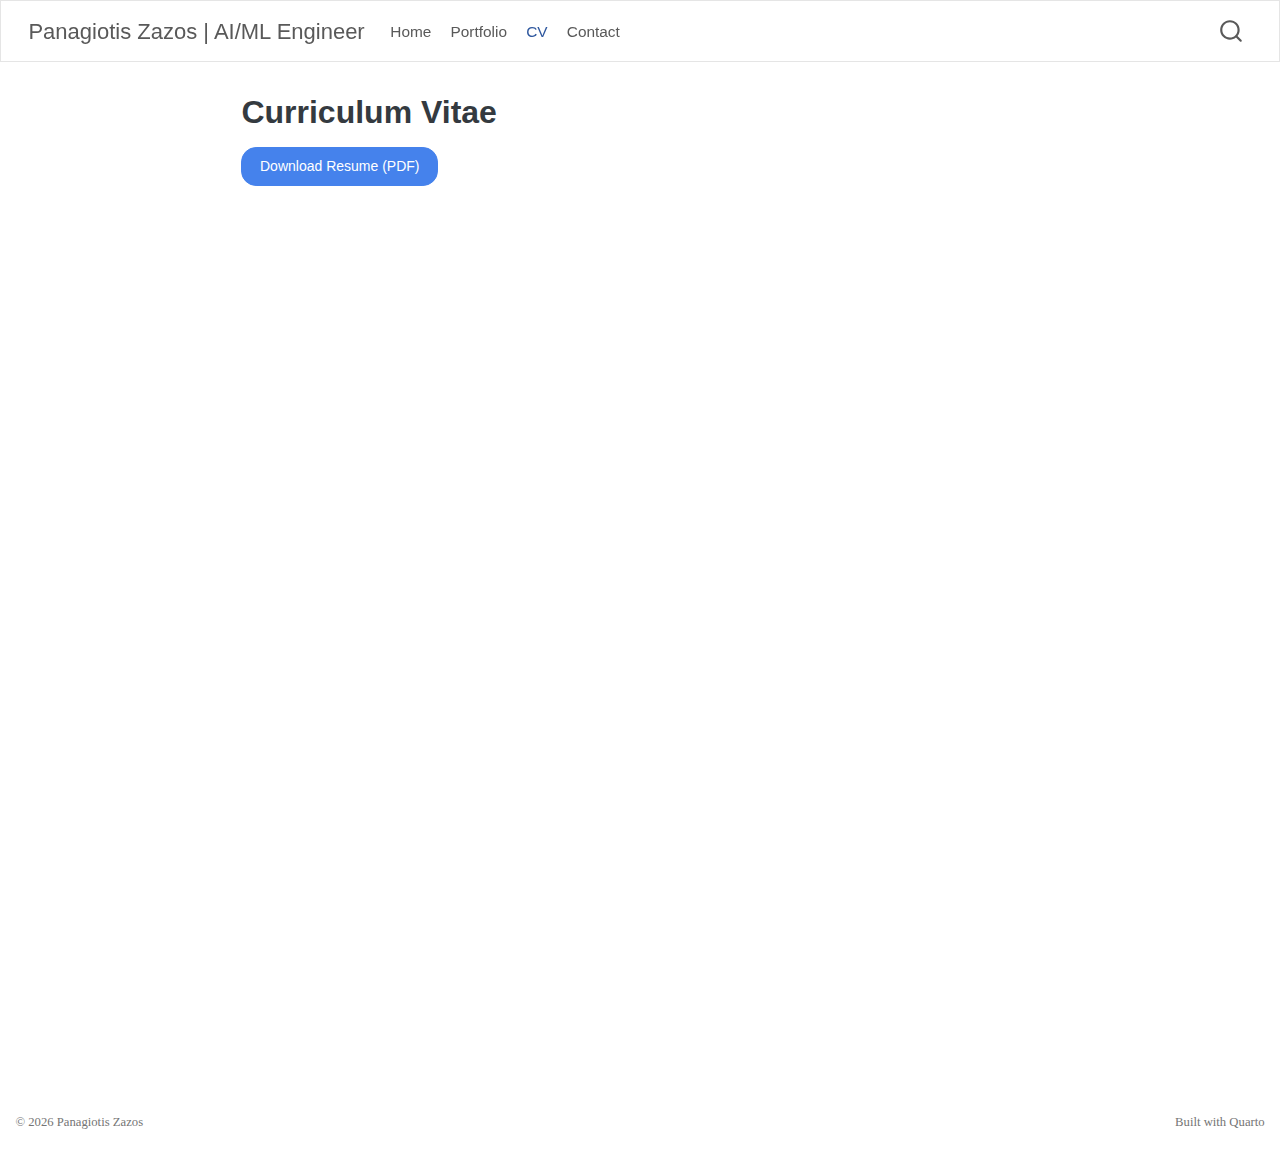
<file: docs/cv.html>
<!DOCTYPE html>
<html xmlns="http://www.w3.org/1999/xhtml" lang="en" xml:lang="en"><head>

<meta charset="utf-8">
<meta name="generator" content="quarto-1.9.36">

<meta name="viewport" content="width=device-width, initial-scale=1.0, user-scalable=yes">


<title>Curriculum Vitae – Panagiotis Zazos | AI/ML Engineer</title>
<style>
/* Default styles provided by pandoc.
** See https://pandoc.org/MANUAL.html#variables-for-html for config info.
*/
code{white-space: pre-wrap;}
span.smallcaps{font-variant: small-caps;}
div.columns{display: flex; gap: min(4vw, 1.5em);}
div.column{flex: auto; overflow-x: auto;}
div.hanging-indent{margin-left: 1.5em; text-indent: -1.5em;}
ul.task-list{list-style: none;}
ul.task-list li input[type="checkbox"] {
  width: 0.8em;
  margin: 0 0.8em 0.2em -1em; /* quarto-specific, see https://github.com/quarto-dev/quarto-cli/issues/4556 */ 
  vertical-align: middle;
}
</style>


<script src="site_libs/quarto-nav/quarto-nav.js"></script>
<script src="site_libs/quarto-nav/headroom.min.js"></script>
<script src="site_libs/clipboard/clipboard.min.js"></script>
<script src="site_libs/quarto-search/autocomplete.umd.js"></script>
<script src="site_libs/quarto-search/fuse.min.js"></script>
<script src="site_libs/quarto-search/quarto-search.js"></script>
<meta name="quarto:offset" content="./">
<script src="site_libs/quarto-html/quarto.js" type="module"></script>
<script src="site_libs/quarto-html/tabsets/tabsets.js" type="module"></script>
<script src="site_libs/quarto-html/popper.min.js"></script>
<script src="site_libs/quarto-html/tippy.umd.min.js"></script>
<script src="site_libs/quarto-html/anchor.min.js"></script>
<link href="site_libs/quarto-html/tippy.css" rel="stylesheet">
<link href="site_libs/quarto-html/quarto-syntax-highlighting-845c23b38eaddc0f92fda52bfe77a8c8.css" rel="stylesheet" id="quarto-text-highlighting-styles">
<script src="site_libs/bootstrap/bootstrap.min.js"></script>
<link href="site_libs/bootstrap/bootstrap-icons.css" rel="stylesheet">
<link href="site_libs/bootstrap/bootstrap-b006b8888f462673d17f037dec0868c9.min.css" rel="stylesheet" append-hash="true" id="quarto-bootstrap" data-mode="light">
<script id="quarto-search-options" type="application/json">{
  "location": "navbar",
  "copy-button": false,
  "collapse-after": 3,
  "panel-placement": "end",
  "type": "overlay",
  "limit": 50,
  "keyboard-shortcut": [
    "f",
    "/",
    "s"
  ],
  "show-item-context": false,
  "language": {
    "search-no-results-text": "No results",
    "search-matching-documents-text": "matching documents",
    "search-copy-link-title": "Copy link to search",
    "search-hide-matches-text": "Hide additional matches",
    "search-more-match-text": "more match in this document",
    "search-more-matches-text": "more matches in this document",
    "search-clear-button-title": "Clear",
    "search-text-placeholder": "",
    "search-detached-cancel-button-title": "Cancel",
    "search-submit-button-title": "Submit",
    "search-label": "Search"
  }
}</script>


<link rel="stylesheet" href="styles.css">
</head>

<body class="nav-fixed fullcontent quarto-light">

<div id="quarto-search-results"></div>
  <header id="quarto-header" class="headroom fixed-top">
    <nav class="navbar navbar-expand-lg " data-bs-theme="dark">
      <div class="navbar-container container-fluid">
      <div class="navbar-brand-container mx-auto">
    <a class="navbar-brand" href="./index.html">
    <span class="navbar-title">Panagiotis Zazos | AI/ML Engineer</span>
    </a>
  </div>
            <div id="quarto-search" class="" title="Search"></div>
          <button class="navbar-toggler" type="button" data-bs-toggle="collapse" data-bs-target="#navbarCollapse" aria-controls="navbarCollapse" role="menu" aria-expanded="false" aria-label="Toggle navigation" onclick="if (window.quartoToggleHeadroom) { window.quartoToggleHeadroom(); }">
  <span class="navbar-toggler-icon"></span>
</button>
          <div class="collapse navbar-collapse" id="navbarCollapse">
            <ul class="navbar-nav navbar-nav-scroll me-auto">
  <li class="nav-item">
    <a class="nav-link" href="./index.html"> 
<span class="menu-text">Home</span></a>
  </li>  
  <li class="nav-item">
    <a class="nav-link" href="./portfolio.html"> 
<span class="menu-text">Portfolio</span></a>
  </li>  
  <li class="nav-item">
    <a class="nav-link active" href="./cv.html" aria-current="page"> 
<span class="menu-text">CV</span></a>
  </li>  
  <li class="nav-item">
    <a class="nav-link" href="./contact.html"> 
<span class="menu-text">Contact</span></a>
  </li>  
</ul>
          </div> <!-- /navcollapse -->
            <div class="quarto-navbar-tools">
</div>
      </div> <!-- /container-fluid -->
    </nav>
</header>
<!-- content -->
<div id="quarto-content" class="quarto-container page-columns page-rows-contents page-layout-article page-navbar">
<!-- sidebar -->
<!-- margin-sidebar -->
    
<!-- main -->
<main class="content" id="quarto-document-content">

<header id="title-block-header" class="quarto-title-block default">
<div class="quarto-title">
<h1 class="title">Curriculum Vitae</h1>
</div>



<div class="quarto-title-meta">

    
  
    
  </div>
  


</header>


<p><a href="files/Resume_8th_April_2026.pdf" class="btn btn-primary">Download Resume (PDF)</a></p>
<iframe width="100%" height="800" src="files/Resume_8th_April_2026.pdf">
</iframe>



</main> <!-- /main -->
<script id="quarto-html-after-body" type="application/javascript">
  window.document.addEventListener("DOMContentLoaded", function (event) {
    const icon = "";
    const anchorJS = new window.AnchorJS();
    anchorJS.options = {
      placement: 'right',
      icon: icon
    };
    anchorJS.add('.anchored');
    const isCodeAnnotation = (el) => {
      for (const clz of el.classList) {
        if (clz.startsWith('code-annotation-')) {                     
          return true;
        }
      }
      return false;
    }
    const onCopySuccess = function(e) {
      // button target
      const button = e.trigger;
      // don't keep focus
      button.blur();
      // flash "checked"
      button.classList.add('code-copy-button-checked');
      var currentTitle = button.getAttribute("title");
      button.setAttribute("title", "Copied!");
      let tooltip;
      if (window.bootstrap) {
        button.setAttribute("data-bs-toggle", "tooltip");
        button.setAttribute("data-bs-placement", "left");
        button.setAttribute("data-bs-title", "Copied!");
        tooltip = new bootstrap.Tooltip(button, 
          { trigger: "manual", 
            customClass: "code-copy-button-tooltip",
            offset: [0, -8]});
        tooltip.show();    
      }
      setTimeout(function() {
        if (tooltip) {
          tooltip.hide();
          button.removeAttribute("data-bs-title");
          button.removeAttribute("data-bs-toggle");
          button.removeAttribute("data-bs-placement");
        }
        button.setAttribute("title", currentTitle);
        button.classList.remove('code-copy-button-checked');
      }, 1000);
      // clear code selection
      e.clearSelection();
    }
    const getTextToCopy = function(trigger) {
      const outerScaffold = trigger.parentElement.cloneNode(true);
      const codeEl = outerScaffold.querySelector('code');
      for (const childEl of codeEl.children) {
        if (isCodeAnnotation(childEl)) {
          childEl.remove();
        }
      }
      return codeEl.innerText;
    }
    const clipboard = new window.ClipboardJS('.code-copy-button:not([data-in-quarto-modal])', {
      text: getTextToCopy
    });
    clipboard.on('success', onCopySuccess);
    if (window.document.getElementById('quarto-embedded-source-code-modal')) {
      const clipboardModal = new window.ClipboardJS('.code-copy-button[data-in-quarto-modal]', {
        text: getTextToCopy,
        container: window.document.getElementById('quarto-embedded-source-code-modal')
      });
      clipboardModal.on('success', onCopySuccess);
    }
      var localhostRegex = new RegExp(/^(?:http|https):\/\/localhost\:?[0-9]*\//);
      var mailtoRegex = new RegExp(/^mailto:/);
        var filterRegex = new RegExp('/' + window.location.host + '/');
      var isInternal = (href) => {
          return filterRegex.test(href) || localhostRegex.test(href) || mailtoRegex.test(href);
      }
      // Inspect non-navigation links and adorn them if external
     var links = window.document.querySelectorAll('a[href]:not(.nav-link):not(.navbar-brand):not(.toc-action):not(.sidebar-link):not(.sidebar-item-toggle):not(.pagination-link):not(.no-external):not([aria-hidden]):not(.dropdown-item):not(.quarto-navigation-tool):not(.about-link)');
      for (var i=0; i<links.length; i++) {
        const link = links[i];
        if (!isInternal(link.href)) {
          // undo the damage that might have been done by quarto-nav.js in the case of
          // links that we want to consider external
          if (link.dataset.originalHref !== undefined) {
            link.href = link.dataset.originalHref;
          }
        }
      }
    function tippyHover(el, contentFn, onTriggerFn, onUntriggerFn) {
      const config = {
        allowHTML: true,
        maxWidth: 500,
        delay: 100,
        arrow: false,
        appendTo: function(el) {
            return el.parentElement;
        },
        interactive: true,
        interactiveBorder: 10,
        theme: 'quarto',
        placement: 'bottom-start',
      };
      if (contentFn) {
        config.content = contentFn;
      }
      if (onTriggerFn) {
        config.onTrigger = onTriggerFn;
      }
      if (onUntriggerFn) {
        config.onUntrigger = onUntriggerFn;
      }
      window.tippy(el, config); 
    }
    const noterefs = window.document.querySelectorAll('a[role="doc-noteref"]');
    for (var i=0; i<noterefs.length; i++) {
      const ref = noterefs[i];
      tippyHover(ref, function() {
        // use id or data attribute instead here
        let href = ref.getAttribute('data-footnote-href') || ref.getAttribute('href');
        try { href = new URL(href).hash; } catch {}
        const id = href.replace(/^#\/?/, "");
        const note = window.document.getElementById(id);
        if (note) {
          return note.innerHTML;
        } else {
          return "";
        }
      });
    }
    const xrefs = window.document.querySelectorAll('a.quarto-xref');
    const processXRef = (id, note) => {
      // Strip column container classes
      const stripColumnClz = (el) => {
        el.classList.remove("page-full", "page-columns");
        if (el.children) {
          for (const child of el.children) {
            stripColumnClz(child);
          }
        }
      }
      stripColumnClz(note)
      if (id === null || id.startsWith('sec-')) {
        // Special case sections, only their first couple elements
        const container = document.createElement("div");
        if (note.children && note.children.length > 2) {
          container.appendChild(note.children[0].cloneNode(true));
          for (let i = 1; i < note.children.length; i++) {
            const child = note.children[i];
            if (child.tagName === "P" && child.innerText === "") {
              continue;
            } else {
              container.appendChild(child.cloneNode(true));
              break;
            }
          }
          if (window.Quarto?.typesetMath) {
            window.Quarto.typesetMath(container);
          }
          return container.innerHTML
        } else {
          if (window.Quarto?.typesetMath) {
            window.Quarto.typesetMath(note);
          }
          return note.innerHTML;
        }
      } else {
        // Remove any anchor links if they are present
        const anchorLink = note.querySelector('a.anchorjs-link');
        if (anchorLink) {
          anchorLink.remove();
        }
        if (window.Quarto?.typesetMath) {
          window.Quarto.typesetMath(note);
        }
        if (note.classList.contains("callout")) {
          return note.outerHTML;
        } else {
          return note.innerHTML;
        }
      }
    }
    for (var i=0; i<xrefs.length; i++) {
      const xref = xrefs[i];
      tippyHover(xref, undefined, function(instance) {
        instance.disable();
        let url = xref.getAttribute('href');
        let hash = undefined; 
        if (url.startsWith('#')) {
          hash = url;
        } else {
          try { hash = new URL(url).hash; } catch {}
        }
        if (hash) {
          const id = hash.replace(/^#\/?/, "");
          const note = window.document.getElementById(id);
          if (note !== null) {
            try {
              const html = processXRef(id, note.cloneNode(true));
              instance.setContent(html);
            } finally {
              instance.enable();
              instance.show();
            }
          } else {
            // See if we can fetch this
            fetch(url.split('#')[0])
            .then(res => res.text())
            .then(html => {
              const parser = new DOMParser();
              const htmlDoc = parser.parseFromString(html, "text/html");
              const note = htmlDoc.getElementById(id);
              if (note !== null) {
                const html = processXRef(id, note);
                instance.setContent(html);
              } 
            }).finally(() => {
              instance.enable();
              instance.show();
            });
          }
        } else {
          // See if we can fetch a full url (with no hash to target)
          // This is a special case and we should probably do some content thinning / targeting
          fetch(url)
          .then(res => res.text())
          .then(html => {
            const parser = new DOMParser();
            const htmlDoc = parser.parseFromString(html, "text/html");
            const note = htmlDoc.querySelector('main.content');
            if (note !== null) {
              // This should only happen for chapter cross references
              // (since there is no id in the URL)
              // remove the first header
              if (note.children.length > 0 && note.children[0].tagName === "HEADER") {
                note.children[0].remove();
              }
              const html = processXRef(null, note);
              instance.setContent(html);
            } 
          }).finally(() => {
            instance.enable();
            instance.show();
          });
        }
      }, function(instance) {
      });
    }
        let selectedAnnoteEl;
        const selectorForAnnotation = ( cell, annotation) => {
          let cellAttr = 'data-code-cell="' + cell + '"';
          let lineAttr = 'data-code-annotation="' +  annotation + '"';
          const selector = 'span[' + cellAttr + '][' + lineAttr + ']';
          return selector;
        }
        const selectCodeLines = (annoteEl) => {
          const doc = window.document;
          const targetCell = annoteEl.getAttribute("data-target-cell");
          const targetAnnotation = annoteEl.getAttribute("data-target-annotation");
          const annoteSpan = window.document.querySelector(selectorForAnnotation(targetCell, targetAnnotation));
          const lines = annoteSpan.getAttribute("data-code-lines").split(",");
          const lineIds = lines.map((line) => {
            return targetCell + "-" + line;
          })
          let top = null;
          let height = null;
          let parent = null;
          if (lineIds.length > 0) {
              //compute the position of the single el (top and bottom and make a div)
              const el = window.document.getElementById(lineIds[0]);
              top = el.offsetTop;
              height = el.offsetHeight;
              parent = el.parentElement.parentElement;
            if (lineIds.length > 1) {
              const lastEl = window.document.getElementById(lineIds[lineIds.length - 1]);
              const bottom = lastEl.offsetTop + lastEl.offsetHeight;
              height = bottom - top;
            }
            if (top !== null && height !== null && parent !== null) {
              // cook up a div (if necessary) and position it 
              let div = window.document.getElementById("code-annotation-line-highlight");
              if (div === null) {
                div = window.document.createElement("div");
                div.setAttribute("id", "code-annotation-line-highlight");
                div.style.position = 'absolute';
                parent.appendChild(div);
              }
              div.style.top = top - 2 + "px";
              div.style.height = height + 4 + "px";
              div.style.left = 0;
              let gutterDiv = window.document.getElementById("code-annotation-line-highlight-gutter");
              if (gutterDiv === null) {
                gutterDiv = window.document.createElement("div");
                gutterDiv.setAttribute("id", "code-annotation-line-highlight-gutter");
                gutterDiv.style.position = 'absolute';
                const codeCell = window.document.getElementById(targetCell);
                const gutter = codeCell.querySelector('.code-annotation-gutter');
                gutter.appendChild(gutterDiv);
              }
              gutterDiv.style.top = top - 2 + "px";
              gutterDiv.style.height = height + 4 + "px";
            }
            selectedAnnoteEl = annoteEl;
          }
        };
        const unselectCodeLines = () => {
          const elementsIds = ["code-annotation-line-highlight", "code-annotation-line-highlight-gutter"];
          elementsIds.forEach((elId) => {
            const div = window.document.getElementById(elId);
            if (div) {
              div.remove();
            }
          });
          selectedAnnoteEl = undefined;
        };
          // Handle positioning of the toggle
      window.addEventListener(
        "resize",
        throttle(() => {
          elRect = undefined;
          if (selectedAnnoteEl) {
            selectCodeLines(selectedAnnoteEl);
          }
        }, 10)
      );
      function throttle(fn, ms) {
      let throttle = false;
      let timer;
        return (...args) => {
          if(!throttle) { // first call gets through
              fn.apply(this, args);
              throttle = true;
          } else { // all the others get throttled
              if(timer) clearTimeout(timer); // cancel #2
              timer = setTimeout(() => {
                fn.apply(this, args);
                timer = throttle = false;
              }, ms);
          }
        };
      }
        // Attach click handler to the DT
        const annoteDls = window.document.querySelectorAll('dt[data-target-cell]');
        for (const annoteDlNode of annoteDls) {
          annoteDlNode.addEventListener('click', (event) => {
            const clickedEl = event.target;
            if (clickedEl !== selectedAnnoteEl) {
              unselectCodeLines();
              const activeEl = window.document.querySelector('dt[data-target-cell].code-annotation-active');
              if (activeEl) {
                activeEl.classList.remove('code-annotation-active');
              }
              selectCodeLines(clickedEl);
              clickedEl.classList.add('code-annotation-active');
            } else {
              // Unselect the line
              unselectCodeLines();
              clickedEl.classList.remove('code-annotation-active');
            }
          });
        }
    const findCites = (el) => {
      const parentEl = el.parentElement;
      if (parentEl) {
        const cites = parentEl.dataset.cites;
        if (cites) {
          return {
            el,
            cites: cites.split(' ')
          };
        } else {
          return findCites(el.parentElement)
        }
      } else {
        return undefined;
      }
    };
    var bibliorefs = window.document.querySelectorAll('a[role="doc-biblioref"]');
    for (var i=0; i<bibliorefs.length; i++) {
      const ref = bibliorefs[i];
      const citeInfo = findCites(ref);
      if (citeInfo) {
        tippyHover(citeInfo.el, function() {
          var popup = window.document.createElement('div');
          citeInfo.cites.forEach(function(cite) {
            var citeDiv = window.document.createElement('div');
            citeDiv.classList.add('hanging-indent');
            citeDiv.classList.add('csl-entry');
            var biblioDiv = window.document.getElementById('ref-' + cite);
            if (biblioDiv) {
              citeDiv.innerHTML = biblioDiv.innerHTML;
            }
            popup.appendChild(citeDiv);
          });
          return popup.innerHTML;
        });
      }
    }
  });
  </script>
</div> <!-- /content -->
<footer class="footer">
  <div class="nav-footer">
    <div class="nav-footer-left">
<p>© 2026 Panagiotis Zazos</p>
</div>   
    <div class="nav-footer-center">
      &nbsp;
    </div>
    <div class="nav-footer-right">
<p>Built with Quarto</p>
</div>
  </div>
</footer>




</body></html>
</file>
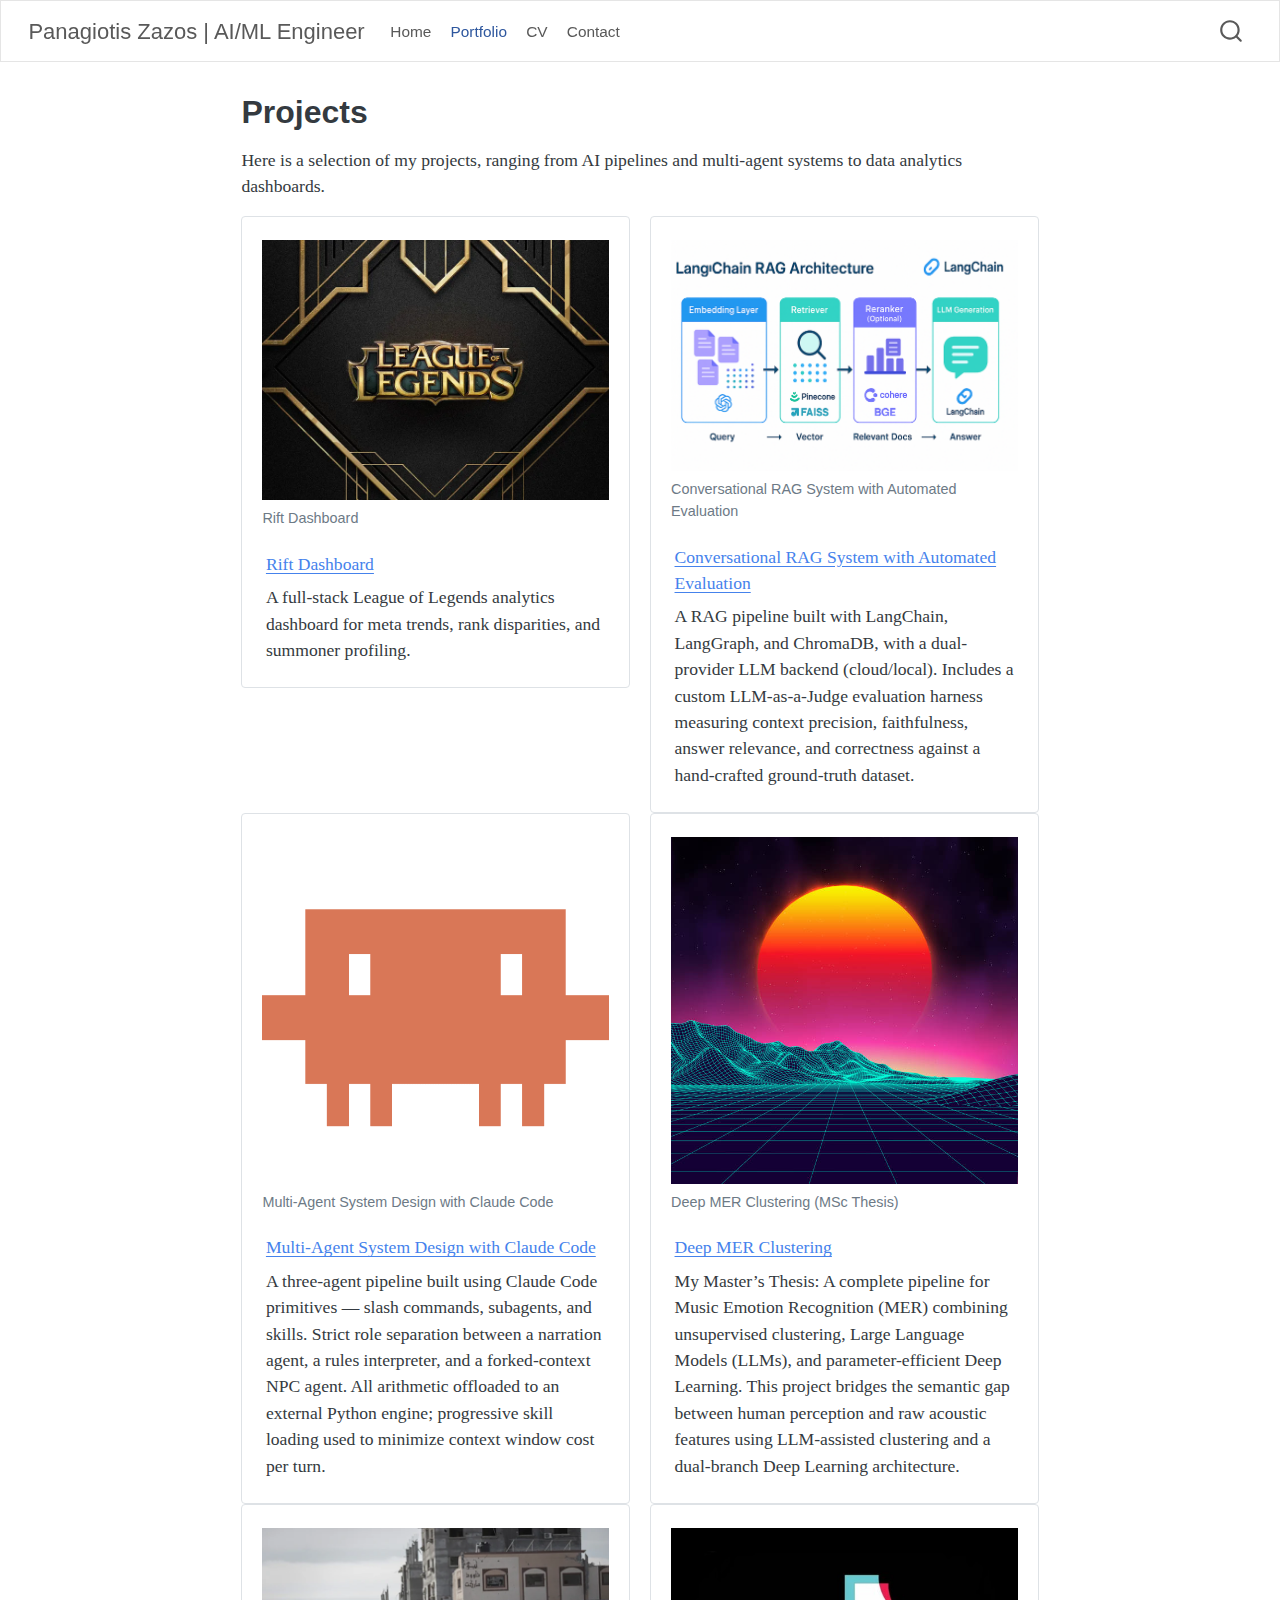
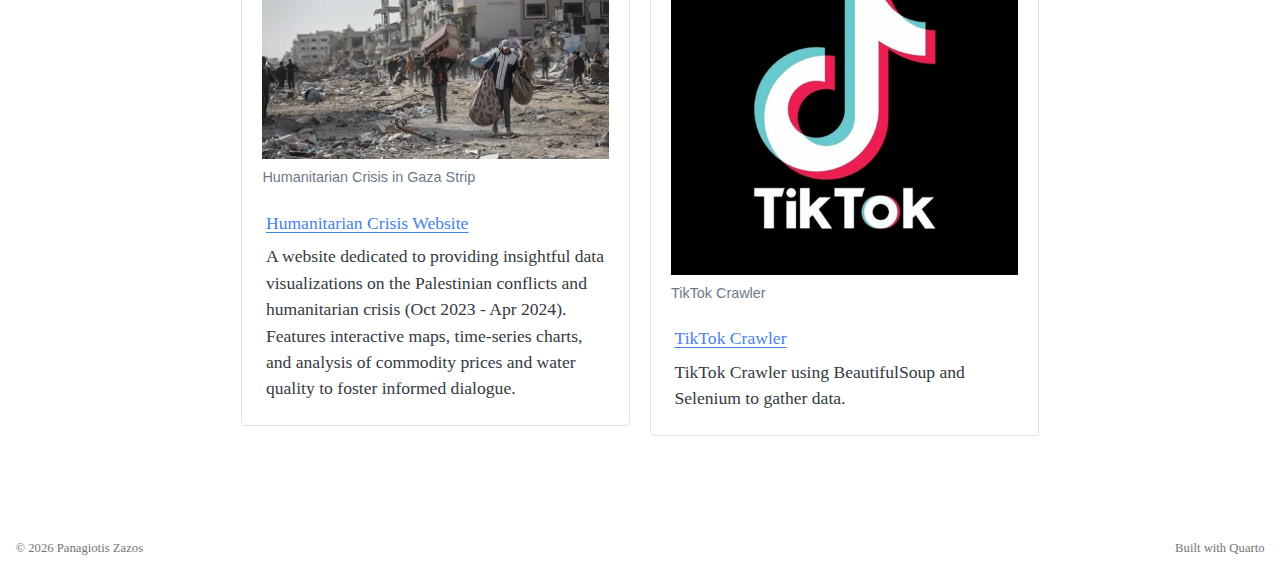
<file: docs/portfolio.html>
<!DOCTYPE html>
<html xmlns="http://www.w3.org/1999/xhtml" lang="en" xml:lang="en"><head>

<meta charset="utf-8">
<meta name="generator" content="quarto-1.9.36">

<meta name="viewport" content="width=device-width, initial-scale=1.0, user-scalable=yes">


<title>Projects – Panagiotis Zazos | AI/ML Engineer</title>
<style>
/* Default styles provided by pandoc.
** See https://pandoc.org/MANUAL.html#variables-for-html for config info.
*/
code{white-space: pre-wrap;}
span.smallcaps{font-variant: small-caps;}
div.columns{display: flex; gap: min(4vw, 1.5em);}
div.column{flex: auto; overflow-x: auto;}
div.hanging-indent{margin-left: 1.5em; text-indent: -1.5em;}
ul.task-list{list-style: none;}
ul.task-list li input[type="checkbox"] {
  width: 0.8em;
  margin: 0 0.8em 0.2em -1em; /* quarto-specific, see https://github.com/quarto-dev/quarto-cli/issues/4556 */ 
  vertical-align: middle;
}
</style>


<script src="site_libs/quarto-nav/quarto-nav.js"></script>
<script src="site_libs/quarto-nav/headroom.min.js"></script>
<script src="site_libs/clipboard/clipboard.min.js"></script>
<script src="site_libs/quarto-search/autocomplete.umd.js"></script>
<script src="site_libs/quarto-search/fuse.min.js"></script>
<script src="site_libs/quarto-search/quarto-search.js"></script>
<meta name="quarto:offset" content="./">
<script src="site_libs/quarto-html/quarto.js" type="module"></script>
<script src="site_libs/quarto-html/tabsets/tabsets.js" type="module"></script>
<script src="site_libs/quarto-html/popper.min.js"></script>
<script src="site_libs/quarto-html/tippy.umd.min.js"></script>
<script src="site_libs/quarto-html/anchor.min.js"></script>
<link href="site_libs/quarto-html/tippy.css" rel="stylesheet">
<link href="site_libs/quarto-html/quarto-syntax-highlighting-845c23b38eaddc0f92fda52bfe77a8c8.css" rel="stylesheet" id="quarto-text-highlighting-styles">
<script src="site_libs/bootstrap/bootstrap.min.js"></script>
<link href="site_libs/bootstrap/bootstrap-icons.css" rel="stylesheet">
<link href="site_libs/bootstrap/bootstrap-b006b8888f462673d17f037dec0868c9.min.css" rel="stylesheet" append-hash="true" id="quarto-bootstrap" data-mode="light">
<script id="quarto-search-options" type="application/json">{
  "location": "navbar",
  "copy-button": false,
  "collapse-after": 3,
  "panel-placement": "end",
  "type": "overlay",
  "limit": 50,
  "keyboard-shortcut": [
    "f",
    "/",
    "s"
  ],
  "show-item-context": false,
  "language": {
    "search-no-results-text": "No results",
    "search-matching-documents-text": "matching documents",
    "search-copy-link-title": "Copy link to search",
    "search-hide-matches-text": "Hide additional matches",
    "search-more-match-text": "more match in this document",
    "search-more-matches-text": "more matches in this document",
    "search-clear-button-title": "Clear",
    "search-text-placeholder": "",
    "search-detached-cancel-button-title": "Cancel",
    "search-submit-button-title": "Submit",
    "search-label": "Search"
  }
}</script>


<link rel="stylesheet" href="styles.css">
</head>

<body class="nav-fixed fullcontent quarto-light">

<div id="quarto-search-results"></div>
  <header id="quarto-header" class="headroom fixed-top">
    <nav class="navbar navbar-expand-lg " data-bs-theme="dark">
      <div class="navbar-container container-fluid">
      <div class="navbar-brand-container mx-auto">
    <a class="navbar-brand" href="./index.html">
    <span class="navbar-title">Panagiotis Zazos | AI/ML Engineer</span>
    </a>
  </div>
            <div id="quarto-search" class="" title="Search"></div>
          <button class="navbar-toggler" type="button" data-bs-toggle="collapse" data-bs-target="#navbarCollapse" aria-controls="navbarCollapse" role="menu" aria-expanded="false" aria-label="Toggle navigation" onclick="if (window.quartoToggleHeadroom) { window.quartoToggleHeadroom(); }">
  <span class="navbar-toggler-icon"></span>
</button>
          <div class="collapse navbar-collapse" id="navbarCollapse">
            <ul class="navbar-nav navbar-nav-scroll me-auto">
  <li class="nav-item">
    <a class="nav-link" href="./index.html"> 
<span class="menu-text">Home</span></a>
  </li>  
  <li class="nav-item">
    <a class="nav-link active" href="./portfolio.html" aria-current="page"> 
<span class="menu-text">Portfolio</span></a>
  </li>  
  <li class="nav-item">
    <a class="nav-link" href="./cv.html"> 
<span class="menu-text">CV</span></a>
  </li>  
  <li class="nav-item">
    <a class="nav-link" href="./contact.html"> 
<span class="menu-text">Contact</span></a>
  </li>  
</ul>
          </div> <!-- /navcollapse -->
            <div class="quarto-navbar-tools">
</div>
      </div> <!-- /container-fluid -->
    </nav>
</header>
<!-- content -->
<div id="quarto-content" class="quarto-container page-columns page-rows-contents page-layout-article page-navbar">
<!-- sidebar -->
<!-- margin-sidebar -->
    
<!-- main -->
<main class="content" id="quarto-document-content">

<header id="title-block-header" class="quarto-title-block default">
<div class="quarto-title">
<h1 class="title">Projects</h1>
</div>



<div class="quarto-title-meta">

    
  
    
  </div>
  


</header>


<p>Here is a selection of my projects, ranging from AI pipelines and multi-agent systems to data analytics dashboards.</p>
<div class="quarto-layout-panel" data-layout-ncol="2">
<div class="quarto-layout-row">
<div class="card quarto-layout-cell" style="flex-basis: 50.0%;justify-content: flex-start;">
<div class="quarto-figure quarto-figure-center">
<figure class="figure">
<p><a href="https://github.com/zazos/Rift-Dashboard"><img src="images/league-cover.webp" class="img-fluid figure-img"></a></p>
<figcaption>Rift Dashboard</figcaption>
</figure>
</div>
<p><strong><a href="https://github.com/zazos/Rift-Dashboard">Rift Dashboard</a></strong></p>
<p>A full-stack League of Legends analytics dashboard for meta trends, rank disparities, and summoner profiling.</p>
</div>
<div class="card quarto-layout-cell" style="flex-basis: 50.0%;justify-content: flex-start;">
<div class="quarto-figure quarto-figure-center">
<figure class="figure">
<p><a href="https://github.com/zazos/ai-npc-langgraph"><img src="images/langchain-cover.png" class="img-fluid figure-img"></a></p>
<figcaption>Conversational RAG System with Automated Evaluation</figcaption>
</figure>
</div>
<p><strong><a href="https://github.com/zazos/ai-npc-langgraph">Conversational RAG System with Automated Evaluation</a></strong></p>
<p>A RAG pipeline built with LangChain, LangGraph, and ChromaDB, with a dual-provider LLM backend (cloud/local). Includes a custom LLM-as-a-Judge evaluation harness measuring context precision, faithfulness, answer relevance, and correctness against a hand-crafted ground-truth dataset.</p>
</div>
</div>
<div class="quarto-layout-row">
<div class="card quarto-layout-cell" style="flex-basis: 50.0%;justify-content: flex-start;">
<div class="quarto-figure quarto-figure-center">
<figure class="figure">
<p><a href="https://github.com/zazos/claude-code-dungeon-master"><img src="images/claudecode-color.png" class="img-fluid figure-img"></a></p>
<figcaption>Multi-Agent System Design with Claude Code</figcaption>
</figure>
</div>
<p><strong><a href="https://github.com/zazos/claude-code-dungeon-master">Multi-Agent System Design with Claude Code</a></strong></p>
<p>A three-agent pipeline built using Claude Code primitives — slash commands, subagents, and skills. Strict role separation between a narration agent, a rules interpreter, and a forked-context NPC agent. All arithmetic offloaded to an external Python engine; progressive skill loading used to minimize context window cost per turn.</p>
</div>
<div class="card quarto-layout-cell" style="flex-basis: 50.0%;justify-content: flex-start;">
<div class="quarto-figure quarto-figure-center">
<figure class="figure">
<p><a href="https://github.com/zazos/Deep-MER-Clustering"><img src="images/music-cover.jpg" class="img-fluid figure-img"></a></p>
<figcaption>Deep MER Clustering (MSc Thesis)</figcaption>
</figure>
</div>
<p><strong><a href="https://github.com/zazos/Deep-MER-Clustering">Deep MER Clustering</a></strong></p>
<p>My Master’s Thesis: A complete pipeline for Music Emotion Recognition (MER) combining unsupervised clustering, Large Language Models (LLMs), and parameter-efficient Deep Learning. This project bridges the semantic gap between human perception and raw acoustic features using LLM-assisted clustering and a dual-branch Deep Learning architecture.</p>
</div>
</div>
<div class="quarto-layout-row">
<div class="card quarto-layout-cell" style="flex-basis: 50.0%;justify-content: flex-start;">
<div class="quarto-figure quarto-figure-center">
<figure class="figure">
<p><a href="https://github.com/zazos/DataViz-website"><img src="images/humanitarian-cover.webp" class="img-fluid figure-img"></a></p>
<figcaption>Humanitarian Crisis in Gaza Strip</figcaption>
</figure>
</div>
<p><strong><a href="https://github.com/zazos/DataViz-website">Humanitarian Crisis Website</a></strong></p>
<p>A website dedicated to providing insightful data visualizations on the Palestinian conflicts and humanitarian crisis (Oct 2023 - Apr 2024). Features interactive maps, time-series charts, and analysis of commodity prices and water quality to foster informed dialogue.</p>
</div>
<div class="card quarto-layout-cell" style="flex-basis: 50.0%;justify-content: flex-start;">
<div class="quarto-figure quarto-figure-center">
<figure class="figure">
<p><a href="https://github.com/zazos/TikTok-Crawler"><img src="images/tiktok-cover.jpg" class="img-fluid figure-img"></a></p>
<figcaption>TikTok Crawler</figcaption>
</figure>
</div>
<p><strong><a href="https://github.com/zazos/TikTok-Crawler">TikTok Crawler</a></strong></p>
<p>TikTok Crawler using BeautifulSoup and Selenium to gather data.</p>
</div>
</div>
</div>



</main> <!-- /main -->
<script id="quarto-html-after-body" type="application/javascript">
  window.document.addEventListener("DOMContentLoaded", function (event) {
    const icon = "";
    const anchorJS = new window.AnchorJS();
    anchorJS.options = {
      placement: 'right',
      icon: icon
    };
    anchorJS.add('.anchored');
    const isCodeAnnotation = (el) => {
      for (const clz of el.classList) {
        if (clz.startsWith('code-annotation-')) {                     
          return true;
        }
      }
      return false;
    }
    const onCopySuccess = function(e) {
      // button target
      const button = e.trigger;
      // don't keep focus
      button.blur();
      // flash "checked"
      button.classList.add('code-copy-button-checked');
      var currentTitle = button.getAttribute("title");
      button.setAttribute("title", "Copied!");
      let tooltip;
      if (window.bootstrap) {
        button.setAttribute("data-bs-toggle", "tooltip");
        button.setAttribute("data-bs-placement", "left");
        button.setAttribute("data-bs-title", "Copied!");
        tooltip = new bootstrap.Tooltip(button, 
          { trigger: "manual", 
            customClass: "code-copy-button-tooltip",
            offset: [0, -8]});
        tooltip.show();    
      }
      setTimeout(function() {
        if (tooltip) {
          tooltip.hide();
          button.removeAttribute("data-bs-title");
          button.removeAttribute("data-bs-toggle");
          button.removeAttribute("data-bs-placement");
        }
        button.setAttribute("title", currentTitle);
        button.classList.remove('code-copy-button-checked');
      }, 1000);
      // clear code selection
      e.clearSelection();
    }
    const getTextToCopy = function(trigger) {
      const outerScaffold = trigger.parentElement.cloneNode(true);
      const codeEl = outerScaffold.querySelector('code');
      for (const childEl of codeEl.children) {
        if (isCodeAnnotation(childEl)) {
          childEl.remove();
        }
      }
      return codeEl.innerText;
    }
    const clipboard = new window.ClipboardJS('.code-copy-button:not([data-in-quarto-modal])', {
      text: getTextToCopy
    });
    clipboard.on('success', onCopySuccess);
    if (window.document.getElementById('quarto-embedded-source-code-modal')) {
      const clipboardModal = new window.ClipboardJS('.code-copy-button[data-in-quarto-modal]', {
        text: getTextToCopy,
        container: window.document.getElementById('quarto-embedded-source-code-modal')
      });
      clipboardModal.on('success', onCopySuccess);
    }
      var localhostRegex = new RegExp(/^(?:http|https):\/\/localhost\:?[0-9]*\//);
      var mailtoRegex = new RegExp(/^mailto:/);
        var filterRegex = new RegExp('/' + window.location.host + '/');
      var isInternal = (href) => {
          return filterRegex.test(href) || localhostRegex.test(href) || mailtoRegex.test(href);
      }
      // Inspect non-navigation links and adorn them if external
     var links = window.document.querySelectorAll('a[href]:not(.nav-link):not(.navbar-brand):not(.toc-action):not(.sidebar-link):not(.sidebar-item-toggle):not(.pagination-link):not(.no-external):not([aria-hidden]):not(.dropdown-item):not(.quarto-navigation-tool):not(.about-link)');
      for (var i=0; i<links.length; i++) {
        const link = links[i];
        if (!isInternal(link.href)) {
          // undo the damage that might have been done by quarto-nav.js in the case of
          // links that we want to consider external
          if (link.dataset.originalHref !== undefined) {
            link.href = link.dataset.originalHref;
          }
        }
      }
    function tippyHover(el, contentFn, onTriggerFn, onUntriggerFn) {
      const config = {
        allowHTML: true,
        maxWidth: 500,
        delay: 100,
        arrow: false,
        appendTo: function(el) {
            return el.parentElement;
        },
        interactive: true,
        interactiveBorder: 10,
        theme: 'quarto',
        placement: 'bottom-start',
      };
      if (contentFn) {
        config.content = contentFn;
      }
      if (onTriggerFn) {
        config.onTrigger = onTriggerFn;
      }
      if (onUntriggerFn) {
        config.onUntrigger = onUntriggerFn;
      }
      window.tippy(el, config); 
    }
    const noterefs = window.document.querySelectorAll('a[role="doc-noteref"]');
    for (var i=0; i<noterefs.length; i++) {
      const ref = noterefs[i];
      tippyHover(ref, function() {
        // use id or data attribute instead here
        let href = ref.getAttribute('data-footnote-href') || ref.getAttribute('href');
        try { href = new URL(href).hash; } catch {}
        const id = href.replace(/^#\/?/, "");
        const note = window.document.getElementById(id);
        if (note) {
          return note.innerHTML;
        } else {
          return "";
        }
      });
    }
    const xrefs = window.document.querySelectorAll('a.quarto-xref');
    const processXRef = (id, note) => {
      // Strip column container classes
      const stripColumnClz = (el) => {
        el.classList.remove("page-full", "page-columns");
        if (el.children) {
          for (const child of el.children) {
            stripColumnClz(child);
          }
        }
      }
      stripColumnClz(note)
      if (id === null || id.startsWith('sec-')) {
        // Special case sections, only their first couple elements
        const container = document.createElement("div");
        if (note.children && note.children.length > 2) {
          container.appendChild(note.children[0].cloneNode(true));
          for (let i = 1; i < note.children.length; i++) {
            const child = note.children[i];
            if (child.tagName === "P" && child.innerText === "") {
              continue;
            } else {
              container.appendChild(child.cloneNode(true));
              break;
            }
          }
          if (window.Quarto?.typesetMath) {
            window.Quarto.typesetMath(container);
          }
          return container.innerHTML
        } else {
          if (window.Quarto?.typesetMath) {
            window.Quarto.typesetMath(note);
          }
          return note.innerHTML;
        }
      } else {
        // Remove any anchor links if they are present
        const anchorLink = note.querySelector('a.anchorjs-link');
        if (anchorLink) {
          anchorLink.remove();
        }
        if (window.Quarto?.typesetMath) {
          window.Quarto.typesetMath(note);
        }
        if (note.classList.contains("callout")) {
          return note.outerHTML;
        } else {
          return note.innerHTML;
        }
      }
    }
    for (var i=0; i<xrefs.length; i++) {
      const xref = xrefs[i];
      tippyHover(xref, undefined, function(instance) {
        instance.disable();
        let url = xref.getAttribute('href');
        let hash = undefined; 
        if (url.startsWith('#')) {
          hash = url;
        } else {
          try { hash = new URL(url).hash; } catch {}
        }
        if (hash) {
          const id = hash.replace(/^#\/?/, "");
          const note = window.document.getElementById(id);
          if (note !== null) {
            try {
              const html = processXRef(id, note.cloneNode(true));
              instance.setContent(html);
            } finally {
              instance.enable();
              instance.show();
            }
          } else {
            // See if we can fetch this
            fetch(url.split('#')[0])
            .then(res => res.text())
            .then(html => {
              const parser = new DOMParser();
              const htmlDoc = parser.parseFromString(html, "text/html");
              const note = htmlDoc.getElementById(id);
              if (note !== null) {
                const html = processXRef(id, note);
                instance.setContent(html);
              } 
            }).finally(() => {
              instance.enable();
              instance.show();
            });
          }
        } else {
          // See if we can fetch a full url (with no hash to target)
          // This is a special case and we should probably do some content thinning / targeting
          fetch(url)
          .then(res => res.text())
          .then(html => {
            const parser = new DOMParser();
            const htmlDoc = parser.parseFromString(html, "text/html");
            const note = htmlDoc.querySelector('main.content');
            if (note !== null) {
              // This should only happen for chapter cross references
              // (since there is no id in the URL)
              // remove the first header
              if (note.children.length > 0 && note.children[0].tagName === "HEADER") {
                note.children[0].remove();
              }
              const html = processXRef(null, note);
              instance.setContent(html);
            } 
          }).finally(() => {
            instance.enable();
            instance.show();
          });
        }
      }, function(instance) {
      });
    }
        let selectedAnnoteEl;
        const selectorForAnnotation = ( cell, annotation) => {
          let cellAttr = 'data-code-cell="' + cell + '"';
          let lineAttr = 'data-code-annotation="' +  annotation + '"';
          const selector = 'span[' + cellAttr + '][' + lineAttr + ']';
          return selector;
        }
        const selectCodeLines = (annoteEl) => {
          const doc = window.document;
          const targetCell = annoteEl.getAttribute("data-target-cell");
          const targetAnnotation = annoteEl.getAttribute("data-target-annotation");
          const annoteSpan = window.document.querySelector(selectorForAnnotation(targetCell, targetAnnotation));
          const lines = annoteSpan.getAttribute("data-code-lines").split(",");
          const lineIds = lines.map((line) => {
            return targetCell + "-" + line;
          })
          let top = null;
          let height = null;
          let parent = null;
          if (lineIds.length > 0) {
              //compute the position of the single el (top and bottom and make a div)
              const el = window.document.getElementById(lineIds[0]);
              top = el.offsetTop;
              height = el.offsetHeight;
              parent = el.parentElement.parentElement;
            if (lineIds.length > 1) {
              const lastEl = window.document.getElementById(lineIds[lineIds.length - 1]);
              const bottom = lastEl.offsetTop + lastEl.offsetHeight;
              height = bottom - top;
            }
            if (top !== null && height !== null && parent !== null) {
              // cook up a div (if necessary) and position it 
              let div = window.document.getElementById("code-annotation-line-highlight");
              if (div === null) {
                div = window.document.createElement("div");
                div.setAttribute("id", "code-annotation-line-highlight");
                div.style.position = 'absolute';
                parent.appendChild(div);
              }
              div.style.top = top - 2 + "px";
              div.style.height = height + 4 + "px";
              div.style.left = 0;
              let gutterDiv = window.document.getElementById("code-annotation-line-highlight-gutter");
              if (gutterDiv === null) {
                gutterDiv = window.document.createElement("div");
                gutterDiv.setAttribute("id", "code-annotation-line-highlight-gutter");
                gutterDiv.style.position = 'absolute';
                const codeCell = window.document.getElementById(targetCell);
                const gutter = codeCell.querySelector('.code-annotation-gutter');
                gutter.appendChild(gutterDiv);
              }
              gutterDiv.style.top = top - 2 + "px";
              gutterDiv.style.height = height + 4 + "px";
            }
            selectedAnnoteEl = annoteEl;
          }
        };
        const unselectCodeLines = () => {
          const elementsIds = ["code-annotation-line-highlight", "code-annotation-line-highlight-gutter"];
          elementsIds.forEach((elId) => {
            const div = window.document.getElementById(elId);
            if (div) {
              div.remove();
            }
          });
          selectedAnnoteEl = undefined;
        };
          // Handle positioning of the toggle
      window.addEventListener(
        "resize",
        throttle(() => {
          elRect = undefined;
          if (selectedAnnoteEl) {
            selectCodeLines(selectedAnnoteEl);
          }
        }, 10)
      );
      function throttle(fn, ms) {
      let throttle = false;
      let timer;
        return (...args) => {
          if(!throttle) { // first call gets through
              fn.apply(this, args);
              throttle = true;
          } else { // all the others get throttled
              if(timer) clearTimeout(timer); // cancel #2
              timer = setTimeout(() => {
                fn.apply(this, args);
                timer = throttle = false;
              }, ms);
          }
        };
      }
        // Attach click handler to the DT
        const annoteDls = window.document.querySelectorAll('dt[data-target-cell]');
        for (const annoteDlNode of annoteDls) {
          annoteDlNode.addEventListener('click', (event) => {
            const clickedEl = event.target;
            if (clickedEl !== selectedAnnoteEl) {
              unselectCodeLines();
              const activeEl = window.document.querySelector('dt[data-target-cell].code-annotation-active');
              if (activeEl) {
                activeEl.classList.remove('code-annotation-active');
              }
              selectCodeLines(clickedEl);
              clickedEl.classList.add('code-annotation-active');
            } else {
              // Unselect the line
              unselectCodeLines();
              clickedEl.classList.remove('code-annotation-active');
            }
          });
        }
    const findCites = (el) => {
      const parentEl = el.parentElement;
      if (parentEl) {
        const cites = parentEl.dataset.cites;
        if (cites) {
          return {
            el,
            cites: cites.split(' ')
          };
        } else {
          return findCites(el.parentElement)
        }
      } else {
        return undefined;
      }
    };
    var bibliorefs = window.document.querySelectorAll('a[role="doc-biblioref"]');
    for (var i=0; i<bibliorefs.length; i++) {
      const ref = bibliorefs[i];
      const citeInfo = findCites(ref);
      if (citeInfo) {
        tippyHover(citeInfo.el, function() {
          var popup = window.document.createElement('div');
          citeInfo.cites.forEach(function(cite) {
            var citeDiv = window.document.createElement('div');
            citeDiv.classList.add('hanging-indent');
            citeDiv.classList.add('csl-entry');
            var biblioDiv = window.document.getElementById('ref-' + cite);
            if (biblioDiv) {
              citeDiv.innerHTML = biblioDiv.innerHTML;
            }
            popup.appendChild(citeDiv);
          });
          return popup.innerHTML;
        });
      }
    }
  });
  </script>
</div> <!-- /content -->
<footer class="footer">
  <div class="nav-footer">
    <div class="nav-footer-left">
<p>© 2026 Panagiotis Zazos</p>
</div>   
    <div class="nav-footer-center">
      &nbsp;
    </div>
    <div class="nav-footer-right">
<p>Built with Quarto</p>
</div>
  </div>
</footer>




</body></html>
</file>
<file: site_libs/quarto-html/tippy.css>
.tippy-box[data-animation=fade][data-state=hidden]{opacity:0}[data-tippy-root]{max-width:calc(100vw - 10px)}.tippy-box{position:relative;background-color:#333;color:#fff;border-radius:4px;font-size:14px;line-height:1.4;white-space:normal;outline:0;transition-property:transform,visibility,opacity}.tippy-box[data-placement^=top]>.tippy-arrow{bottom:0}.tippy-box[data-placement^=top]>.tippy-arrow:before{bottom:-7px;left:0;border-width:8px 8px 0;border-top-color:initial;transform-origin:center top}.tippy-box[data-placement^=bottom]>.tippy-arrow{top:0}.tippy-box[data-placement^=bottom]>.tippy-arrow:before{top:-7px;left:0;border-width:0 8px 8px;border-bottom-color:initial;transform-origin:center bottom}.tippy-box[data-placement^=left]>.tippy-arrow{right:0}.tippy-box[data-placement^=left]>.tippy-arrow:before{border-width:8px 0 8px 8px;border-left-color:initial;right:-7px;transform-origin:center left}.tippy-box[data-placement^=right]>.tippy-arrow{left:0}.tippy-box[data-placement^=right]>.tippy-arrow:before{left:-7px;border-width:8px 8px 8px 0;border-right-color:initial;transform-origin:center right}.tippy-box[data-inertia][data-state=visible]{transition-timing-function:cubic-bezier(.54,1.5,.38,1.11)}.tippy-arrow{width:16px;height:16px;color:#333}.tippy-arrow:before{content:"";position:absolute;border-color:transparent;border-style:solid}.tippy-content{position:relative;padding:5px 9px;z-index:1}
</file>
<file: site_libs/quarto-html/quarto-syntax-highlighting-587c61ba64f3a5504c4d52d930310e48.css>
/* quarto syntax highlight colors */
:root {
  --quarto-hl-ot-color: #003B4F;
  --quarto-hl-at-color: #657422;
  --quarto-hl-ss-color: #20794D;
  --quarto-hl-an-color: #5E5E5E;
  --quarto-hl-fu-color: #4758AB;
  --quarto-hl-st-color: #20794D;
  --quarto-hl-cf-color: #003B4F;
  --quarto-hl-op-color: #5E5E5E;
  --quarto-hl-er-color: #AD0000;
  --quarto-hl-bn-color: #AD0000;
  --quarto-hl-al-color: #AD0000;
  --quarto-hl-va-color: #111111;
  --quarto-hl-bu-color: inherit;
  --quarto-hl-ex-color: inherit;
  --quarto-hl-pp-color: #AD0000;
  --quarto-hl-in-color: #5E5E5E;
  --quarto-hl-vs-color: #20794D;
  --quarto-hl-wa-color: #5E5E5E;
  --quarto-hl-do-color: #5E5E5E;
  --quarto-hl-im-color: #00769E;
  --quarto-hl-ch-color: #20794D;
  --quarto-hl-dt-color: #AD0000;
  --quarto-hl-fl-color: #AD0000;
  --quarto-hl-co-color: #5E5E5E;
  --quarto-hl-cv-color: #5E5E5E;
  --quarto-hl-cn-color: #8f5902;
  --quarto-hl-sc-color: #5E5E5E;
  --quarto-hl-dv-color: #AD0000;
  --quarto-hl-kw-color: #003B4F;
}

/* other quarto variables */
:root {
  --quarto-font-monospace: SFMono-Regular, Menlo, Monaco, Consolas, "Liberation Mono", "Courier New", monospace;
}

/* syntax highlight based on Pandoc's rules */
pre > code.sourceCode > span {
  color: #003B4F;
}

code.sourceCode > span {
  color: #003B4F;
}

div.sourceCode,
div.sourceCode pre.sourceCode {
  color: #003B4F;
}

/* Normal */
code span {
  color: #003B4F;
}

/* Alert */
code span.al {
  color: #AD0000;
  font-style: inherit;
}

/* Annotation */
code span.an {
  color: #5E5E5E;
  font-style: inherit;
}

/* Attribute */
code span.at {
  color: #657422;
  font-style: inherit;
}

/* BaseN */
code span.bn {
  color: #AD0000;
  font-style: inherit;
}

/* BuiltIn */
code span.bu {
  font-style: inherit;
}

/* ControlFlow */
code span.cf {
  color: #003B4F;
  font-weight: bold;
  font-style: inherit;
}

/* Char */
code span.ch {
  color: #20794D;
  font-style: inherit;
}

/* Constant */
code span.cn {
  color: #8f5902;
  font-style: inherit;
}

/* Comment */
code span.co {
  color: #5E5E5E;
  font-style: inherit;
}

/* CommentVar */
code span.cv {
  color: #5E5E5E;
  font-style: italic;
}

/* Documentation */
code span.do {
  color: #5E5E5E;
  font-style: italic;
}

/* DataType */
code span.dt {
  color: #AD0000;
  font-style: inherit;
}

/* DecVal */
code span.dv {
  color: #AD0000;
  font-style: inherit;
}

/* Error */
code span.er {
  color: #AD0000;
  font-style: inherit;
}

/* Extension */
code span.ex {
  font-style: inherit;
}

/* Float */
code span.fl {
  color: #AD0000;
  font-style: inherit;
}

/* Function */
code span.fu {
  color: #4758AB;
  font-style: inherit;
}

/* Import */
code span.im {
  color: #00769E;
  font-style: inherit;
}

/* Information */
code span.in {
  color: #5E5E5E;
  font-style: inherit;
}

/* Keyword */
code span.kw {
  color: #003B4F;
  font-weight: bold;
  font-style: inherit;
}

/* Operator */
code span.op {
  color: #5E5E5E;
  font-style: inherit;
}

/* Other */
code span.ot {
  color: #003B4F;
  font-style: inherit;
}

/* Preprocessor */
code span.pp {
  color: #AD0000;
  font-style: inherit;
}

/* SpecialChar */
code span.sc {
  color: #5E5E5E;
  font-style: inherit;
}

/* SpecialString */
code span.ss {
  color: #20794D;
  font-style: inherit;
}

/* String */
code span.st {
  color: #20794D;
  font-style: inherit;
}

/* Variable */
code span.va {
  color: #111111;
  font-style: inherit;
}

/* VerbatimString */
code span.vs {
  color: #20794D;
  font-style: inherit;
}

/* Warning */
code span.wa {
  color: #5E5E5E;
  font-style: italic;
}

.prevent-inlining {
  content: "</";
}

/*# sourceMappingURL=2dce1cc6c82594539e1579de68416b47.css.map */
</file>
<file: site_libs/quarto-html/quarto-syntax-highlighting-dark-b758ccaa5987ceb1b75504551e579abf.css>
/* quarto syntax highlight colors */
:root {
  --quarto-hl-al-color: #f07178;
  --quarto-hl-an-color: #d4d0ab;
  --quarto-hl-at-color: #00e0e0;
  --quarto-hl-bn-color: #d4d0ab;
  --quarto-hl-bu-color: #abe338;
  --quarto-hl-ch-color: #abe338;
  --quarto-hl-co-color: #f8f8f2;
  --quarto-hl-cv-color: #ffd700;
  --quarto-hl-cn-color: #ffd700;
  --quarto-hl-cf-color: #ffa07a;
  --quarto-hl-dt-color: #ffa07a;
  --quarto-hl-dv-color: #d4d0ab;
  --quarto-hl-do-color: #f8f8f2;
  --quarto-hl-er-color: #f07178;
  --quarto-hl-ex-color: #00e0e0;
  --quarto-hl-fl-color: #d4d0ab;
  --quarto-hl-fu-color: #ffa07a;
  --quarto-hl-im-color: #abe338;
  --quarto-hl-in-color: #d4d0ab;
  --quarto-hl-kw-color: #ffa07a;
  --quarto-hl-op-color: #ffa07a;
  --quarto-hl-ot-color: #00e0e0;
  --quarto-hl-pp-color: #dcc6e0;
  --quarto-hl-re-color: #00e0e0;
  --quarto-hl-sc-color: #abe338;
  --quarto-hl-ss-color: #abe338;
  --quarto-hl-st-color: #abe338;
  --quarto-hl-va-color: #00e0e0;
  --quarto-hl-vs-color: #abe338;
  --quarto-hl-wa-color: #dcc6e0;
}

/* other quarto variables */
:root {
  --quarto-font-monospace: SFMono-Regular, Menlo, Monaco, Consolas, "Liberation Mono", "Courier New", monospace;
}

/* syntax highlight based on Pandoc's rules */
pre > code.sourceCode > span {
  color: #f8f8f2;
}

code.sourceCode > span {
  color: #f8f8f2;
}

div.sourceCode,
div.sourceCode pre.sourceCode {
  color: #f8f8f2;
}

/* Normal */
code span {
  color: #f8f8f2;
}

/* Alert */
code span.al {
  color: #f07178;
}

/* Annotation */
code span.an {
  color: #d4d0ab;
}

/* Attribute */
code span.at {
  color: #00e0e0;
}

/* BaseN */
code span.bn {
  color: #d4d0ab;
}

/* BuiltIn */
code span.bu {
  color: #abe338;
}

/* ControlFlow */
code span.cf {
  font-weight: bold;
  color: #ffa07a;
}

/* Char */
code span.ch {
  color: #abe338;
}

/* Constant */
code span.cn {
  color: #ffd700;
}

/* Comment */
code span.co {
  font-style: italic;
  color: #f8f8f2;
}

/* CommentVar */
code span.cv {
  color: #ffd700;
}

/* Documentation */
code span.do {
  color: #f8f8f2;
}

/* DataType */
code span.dt {
  color: #ffa07a;
}

/* DecVal */
code span.dv {
  color: #d4d0ab;
}

/* Error */
code span.er {
  color: #f07178;
  text-decoration: underline;
}

/* Extension */
code span.ex {
  font-weight: bold;
  color: #00e0e0;
}

/* Float */
code span.fl {
  color: #d4d0ab;
}

/* Function */
code span.fu {
  color: #ffa07a;
}

/* Import */
code span.im {
  color: #abe338;
}

/* Information */
code span.in {
  color: #d4d0ab;
}

/* Keyword */
code span.kw {
  font-weight: bold;
  color: #ffa07a;
}

/* Operator */
code span.op {
  color: #ffa07a;
}

/* Other */
code span.ot {
  color: #00e0e0;
}

/* Preprocessor */
code span.pp {
  color: #dcc6e0;
}

/* RegionMarker */
code span.re {
  background-color: #f8f8f2;
  color: #00e0e0;
}

/* SpecialChar */
code span.sc {
  color: #abe338;
}

/* SpecialString */
code span.ss {
  color: #abe338;
}

/* String */
code span.st {
  color: #abe338;
}

/* Variable */
code span.va {
  color: #00e0e0;
}

/* VerbatimString */
code span.vs {
  color: #abe338;
}

/* Warning */
code span.wa {
  color: #dcc6e0;
}

.prevent-inlining {
  content: "</";
}

/*# sourceMappingURL=6c091f0476edacc1e88d089996040f32.css.map */
</file>
<file: styles.css>
/* styles.css */
.card {
    border: 1px solid #dee2e6;
    border-radius: 0.25rem;
    padding: 1rem;
    margin-bottom: 1rem;
    transition: transform 0.2s;
}

.card:hover {
    transform: translateY(-5px);
    /* Adds a subtle lift effect on hover */
    box-shadow: 0 4px 6px rgba(0, 0, 0, 0.1);
}

.card img {
    width: 100%;
    height: auto;
    border-radius: 0.25rem;
    margin-bottom: 0.5rem;
}
</file>
<file: docs/site_libs/quarto-html/tippy.css>
.tippy-box[data-animation=fade][data-state=hidden]{opacity:0}[data-tippy-root]{max-width:calc(100vw - 10px)}.tippy-box{position:relative;background-color:#333;color:#fff;border-radius:4px;font-size:14px;line-height:1.4;white-space:normal;outline:0;transition-property:transform,visibility,opacity}.tippy-box[data-placement^=top]>.tippy-arrow{bottom:0}.tippy-box[data-placement^=top]>.tippy-arrow:before{bottom:-7px;left:0;border-width:8px 8px 0;border-top-color:initial;transform-origin:center top}.tippy-box[data-placement^=bottom]>.tippy-arrow{top:0}.tippy-box[data-placement^=bottom]>.tippy-arrow:before{top:-7px;left:0;border-width:0 8px 8px;border-bottom-color:initial;transform-origin:center bottom}.tippy-box[data-placement^=left]>.tippy-arrow{right:0}.tippy-box[data-placement^=left]>.tippy-arrow:before{border-width:8px 0 8px 8px;border-left-color:initial;right:-7px;transform-origin:center left}.tippy-box[data-placement^=right]>.tippy-arrow{left:0}.tippy-box[data-placement^=right]>.tippy-arrow:before{left:-7px;border-width:8px 8px 8px 0;border-right-color:initial;transform-origin:center right}.tippy-box[data-inertia][data-state=visible]{transition-timing-function:cubic-bezier(.54,1.5,.38,1.11)}.tippy-arrow{width:16px;height:16px;color:#333}.tippy-arrow:before{content:"";position:absolute;border-color:transparent;border-style:solid}.tippy-content{position:relative;padding:5px 9px;z-index:1}
</file>
<file: docs/site_libs/quarto-html/quarto-syntax-highlighting-845c23b38eaddc0f92fda52bfe77a8c8.css>
/* quarto syntax highlight colors */
:root {
  --quarto-hl-ot-color: #003B4F;
  --quarto-hl-at-color: #657422;
  --quarto-hl-ss-color: #20794D;
  --quarto-hl-an-color: #5E5E5E;
  --quarto-hl-fu-color: #4758AB;
  --quarto-hl-st-color: #20794D;
  --quarto-hl-cf-color: #003B4F;
  --quarto-hl-op-color: #5E5E5E;
  --quarto-hl-er-color: #AD0000;
  --quarto-hl-bn-color: #AD0000;
  --quarto-hl-al-color: #AD0000;
  --quarto-hl-va-color: #111111;
  --quarto-hl-bu-color: inherit;
  --quarto-hl-ex-color: inherit;
  --quarto-hl-pp-color: #AD0000;
  --quarto-hl-in-color: #5E5E5E;
  --quarto-hl-vs-color: #20794D;
  --quarto-hl-wa-color: #5E5E5E;
  --quarto-hl-do-color: #5E5E5E;
  --quarto-hl-im-color: #00769E;
  --quarto-hl-ch-color: #20794D;
  --quarto-hl-dt-color: #AD0000;
  --quarto-hl-fl-color: #AD0000;
  --quarto-hl-co-color: #5E5E5E;
  --quarto-hl-cv-color: #5E5E5E;
  --quarto-hl-cn-color: #8f5902;
  --quarto-hl-sc-color: #5E5E5E;
  --quarto-hl-dv-color: #AD0000;
  --quarto-hl-kw-color: #003B4F;
}

/* other quarto variables */
:root {
  --quarto-font-monospace: SFMono-Regular, Menlo, Monaco, Consolas, "Liberation Mono", "Courier New", monospace;
}

/* syntax highlight based on Pandoc's rules */
pre > code.sourceCode > span {
  color: #003B4F;
}

code.sourceCode > span {
  color: #003B4F;
}

div.sourceCode,
div.sourceCode pre.sourceCode {
  color: #003B4F;
}

/* Normal */
code span {
  color: #003B4F;
}

/* Alert */
code span.al {
  color: #AD0000;
  font-style: inherit;
}

/* Annotation */
code span.an {
  color: #5E5E5E;
  font-style: inherit;
}

/* Attribute */
code span.at {
  color: #657422;
  font-style: inherit;
}

/* BaseN */
code span.bn {
  color: #AD0000;
  font-style: inherit;
}

/* BuiltIn */
code span.bu {
  font-style: inherit;
}

/* ControlFlow */
code span.cf {
  color: #003B4F;
  font-weight: bold;
  font-style: inherit;
}

/* Char */
code span.ch {
  color: #20794D;
  font-style: inherit;
}

/* Constant */
code span.cn {
  color: #8f5902;
  font-style: inherit;
}

/* Comment */
code span.co {
  color: #5E5E5E;
  font-style: inherit;
}

/* CommentVar */
code span.cv {
  color: #5E5E5E;
  font-style: italic;
}

/* Documentation */
code span.do {
  color: #5E5E5E;
  font-style: italic;
}

/* DataType */
code span.dt {
  color: #AD0000;
  font-style: inherit;
}

/* DecVal */
code span.dv {
  color: #AD0000;
  font-style: inherit;
}

/* Error */
code span.er {
  color: #AD0000;
  font-style: inherit;
}

/* Extension */
code span.ex {
  font-style: inherit;
}

/* Float */
code span.fl {
  color: #AD0000;
  font-style: inherit;
}

/* Function */
code span.fu {
  color: #4758AB;
  font-style: inherit;
}

/* Import */
code span.im {
  color: #00769E;
  font-style: inherit;
}

/* Information */
code span.in {
  color: #5E5E5E;
  font-style: inherit;
}

/* Keyword */
code span.kw {
  color: #003B4F;
  font-weight: bold;
  font-style: inherit;
}

/* Operator */
code span.op {
  color: #5E5E5E;
  font-style: inherit;
}

/* Other */
code span.ot {
  color: #003B4F;
  font-style: inherit;
}

/* Preprocessor */
code span.pp {
  color: #AD0000;
  font-style: inherit;
}

/* SpecialChar */
code span.sc {
  color: #5E5E5E;
  font-style: inherit;
}

/* SpecialString */
code span.ss {
  color: #20794D;
  font-style: inherit;
}

/* String */
code span.st {
  color: #20794D;
  font-style: inherit;
}

/* Variable */
code span.va {
  color: #111111;
  font-style: inherit;
}

/* VerbatimString */
code span.vs {
  color: #20794D;
  font-style: inherit;
}

/* Warning */
code span.wa {
  color: #5E5E5E;
  font-style: italic;
}

.prevent-inlining {
  content: "</";
}

/*# sourceMappingURL=ac89f0bb514bba72461919f78549e31c.css.map */
</file>
<file: docs/styles.css>
/* styles.css */
.card {
    border: 1px solid #dee2e6;
    border-radius: 0.25rem;
    padding: 1.25rem;
    margin-bottom: rem;
    transition: transform 0.9s, box-shadow 0.4s;
    height: 100%;
    background-color: #fff;
}

.card:hover {
    transform: translateY(-5px);
    box-shadow: 0 10px 20px rgba(0, 0, 0, 0.1);
}

.card h3 {
    margin-top: 0;
    font-size: 1.25rem;
    border-bottom: 2px solid #f0f0f0;
    padding-bottom: 0.5rem;
    margin-bottom: 1rem;
}

/* Centers the image vertically relative to the bio text */
.quarto-about-trestles {
    align-items: center;
}
</file>
